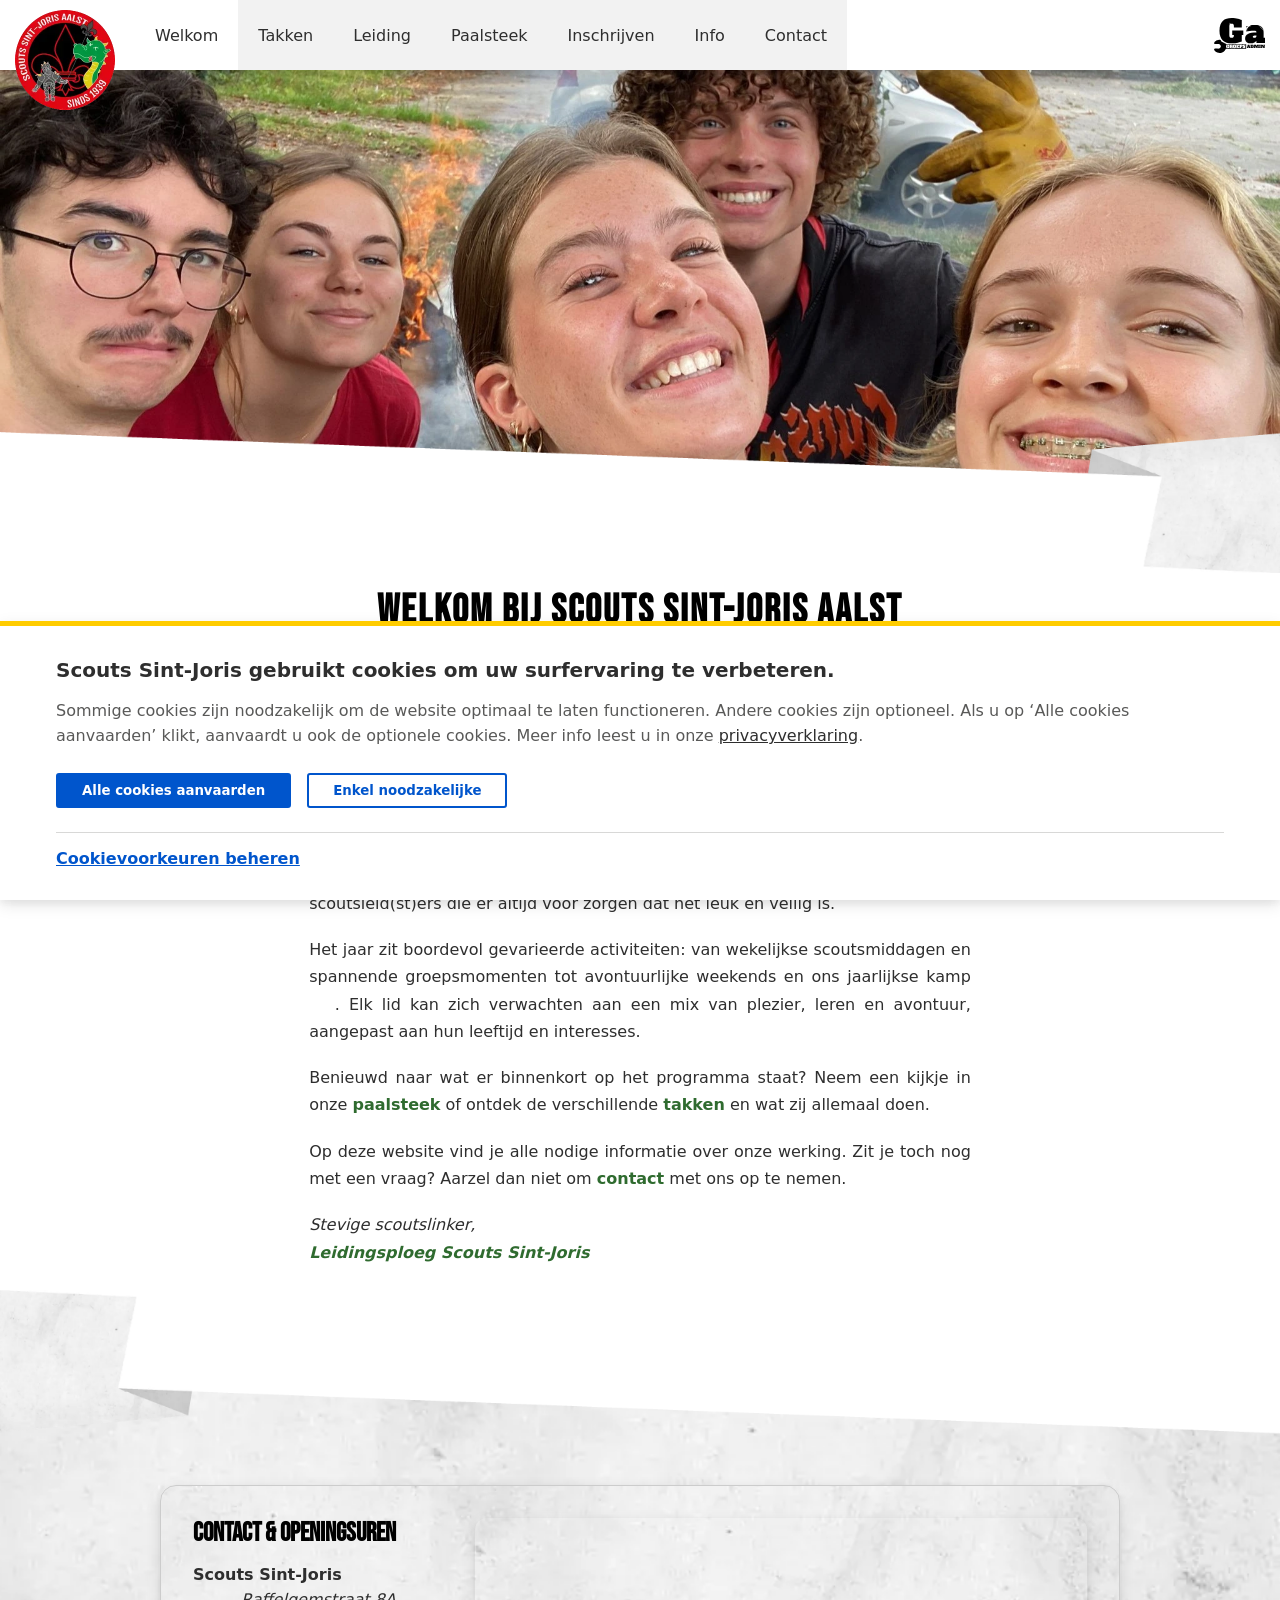
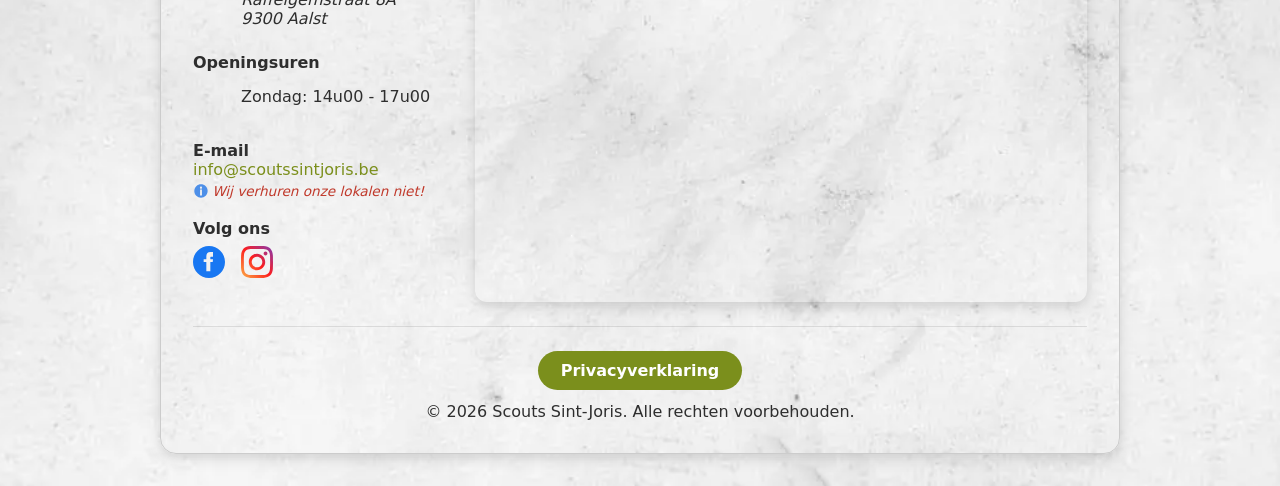
<file: index.html>
<!doctype html>
<html lang="nl">
  <head>
    <link rel="stylesheet" href="https://cdn.widgets.vlaanderen.be/2.x/vlaanderen-ui.css" />
    <script src="https://cdn.lordicon.com/lordicon.js"></script>

    <meta charset="UTF-8" />
    <meta name="viewport" content="width=device-width, initial-scale=1.0" />

    <title>Scouts Sint-Joris</title>
    <meta
      name="description"
      content="Welkom bij Scouts Sint-Joris! Wij zijn een gemengde scoutsgroep waar kinderen vanaf 6 jaar elke zondag terecht kunnen voor avontuur, spel en vriendschap."
    />
    <meta name="author" content="Scouts Sint-Joris" />
    <link rel="canonical" href="https://scoutssintjoris.be/" />
    <meta name="robots" content="index, follow" />

    <meta property="og:title" content="Scouts Sint-Joris" />
    <meta
      property="og:description"
      content="Welkom bij Scouts Sint-Joris! Wij zijn een gemengde scoutsgroep waar kinderen vanaf 6 jaar elke zondag terecht kunnen voor avontuur, spel en vriendschap."
    />
    <meta property="og:image" content="https://scoutssintjoris.be/img/social-share.webp" />
    <meta property="og:image:alt" content="Scouts Sint-Joris Activiteit" />
    <meta property="og:url" content="https://scoutssintjoris.be/" />
    <meta property="og:type" content="website" />

    <link rel="stylesheet" href="css/main.css" />
    <link rel="stylesheet" href="css/welkom.css" />
    <link rel="icon" type="image/x-icon" href="/img/favicon.ico" />
    <link rel="icon" type="image/webp" sizes="48x48" href="/img/logo.webp" />
    <link rel="apple-touch-icon" sizes="180x180" href="/img/logo.png" />
    <link rel="preconnect" href="https://fonts.googleapis.com" />
    <link rel="preconnect" href="https://fonts.gstatic.com" crossorigin />
    <link
      rel="preload"
      as="image"
      href="img/welkom/groepsfoto-small.webp"
      media="(max-width: 600px)"
      fetchpriority="high"
    />
    <link
      rel="preload"
      as="image"
      href="img/welkom/groepsfoto-large.webp"
      media="(min-width: 601px)"
      fetchpriority="high"
    />

    <script type="application/ld+json">
      {
        "@context": "https://schema.org",
        "@type": "YouthOrganization",
        "name": "Scouts Sint-Joris",
        "alternateName": "Scouts Sint-Joris",
        "url": "https://scoutssintjoris.be/",
        "logo": "https://scoutssintjoris.be/img/logo.webp",
        "image": "https://scoutssintjoris.be/img/social-share.webp",
        "sameAs": ["https://www.facebook.com/ScoutsSintJoris", "https://www.instagram.com/scouts_sintjoris_aalst/"],
        "contactPoint": {
          "@type": "ContactPoint",
          "email": "info@scoutssintjoris.be",
          "contactType": "customer support"
        },
        "address": {
          "@type": "PostalAddress",
          "streetAddress": "Raffelgemstraat 8A",
          "addressLocality": "Aalst",
          "postalCode": "9300",
          "addressCountry": "BE"
        },
        "geo": {
          "@type": "GeoCoordinates",
          "latitude": "50.941809",
          "longitude": "4.016306"
        },
        "foundingDate": "1939",
        "openingHoursSpecification": {
          "@type": "OpeningHoursSpecification",
          "dayOfWeek": "Sunday",
          "opens": "14:00",
          "closes": "17:00"
        },
        "description": "Welkom bij Scouts Sint-Joris! Wij zijn een gemengde scoutsgroep waar kinderen vanaf 6 jaar elke zondag terecht kunnen voor avontuur, spel en vriendschap.",
        "keywords": "Scouts Aalst, Scouts Sint-Joris, paalsteek, takken, leiding, inschrijven, activiteiten, jeugd, jeugdbeweging, scouts"
      }
    </script>
  </head>

  <body>
    <header id="top">
      <nav>
        <img class="logo" src="img/logo.webp" alt="Logo Scouts Sint-Joris" loading="lazy" />

        <ul class="nav-links">
          <li class="active"><a href="#top" class="scroll-link" data-target="top">Welkom</a></li>
          <li><a href="takken.html">Takken</a></li>
          <li><a href="leiding.html">Leiding</a></li>
          <li><a href="paalsteek.html">Paalsteek</a></li>
          <li><a href="inschrijven.html">Inschrijven</a></li>
          <li><a href="info.html">Info</a></li>
          <li><a href="contact.html">Contact</a></li>
        </ul>

        <a class="admin" href="https://groepsadmin.scoutsengidsenvlaanderen.be/" title="Ga naar Groepsadministratie">
          <img src="img/groepsadmin.svg" alt="Groepsadministratie Scouts & Gidsen Vlaanderen" loading="lazy" />
        </a>

        <button class="hamburger" aria-label="Menu openen/sluiten">
          <span></span>
          <span></span>
          <span></span>
        </button>
      </nav>

      <div>
        <picture>
          <source media="(max-width: 600px)" srcset="img/welkom/groepsfoto-small.webp" />
          <source media="(min-width: 601px)" srcset="img/welkom/groepsfoto-large.webp" />
          <img
            class="group progressive"
            src="img/welkom/groepsfoto-small.webp"
            data-full="img/welkom/groepsfoto.webp"
            alt="Groepsfoto Scouts Sint-Joris"
            fetchpriority="high"
            width="1200"
            height="800"
          />
        </picture>
        <img class="divider" src="img/divider.webp" alt="Visuele scheiding" loading="lazy" />
      </div>
    </header>

    <main>
      <article class="intro">
        <h1>Welkom bij Scouts Sint-Joris Aalst</h1>
        <p class="lead">Beste ouders, leden en sympathisanten,</p>
        <p>
          Wij zijn een gemengde scoutsgroep uit Aalst, opgericht in 1939, waar kinderen en jongeren elke week samenkomen
          om nieuwe avonturen te beleven, vriendschappen te sluiten en onvergetelijke herinneringen te maken.
        </p>
        <p>
          Onze scoutsactiviteiten vinden elke <strong>zondag van 14u00 tot 17u00</strong> plaats in onze gezellige
          lokalen aan de Raffelgemstraat 8A te Aalst (achter SMI, naast park Terlinden). Hier wordt elke tak begeleid
          door een enthousiaste groep scoutsleid(st)ers die er altijd voor zorgen dat het leuk én veilig is.
        </p>
        <p>
          Het jaar zit boordevol gevarieerde activiteiten: van wekelijkse scoutsmiddagen en spannende groepsmomenten tot
          avontuurlijke weekends en ons jaarlijkse kamp
          <lord-icon class="campfire" src="https://cdn.lordicon.com/aydjiaqb.json" trigger="loop" state="loop-cycle">
          </lord-icon
          >. Elk lid kan zich verwachten aan een mix van plezier, leren en avontuur, aangepast aan hun leeftijd en
          interesses.
        </p>
        <p>
          Benieuwd naar wat er binnenkort op het programma staat? Neem een kijkje in onze <strong>paalsteek</strong> of
          ontdek de verschillende <strong>takken</strong> en wat zij allemaal doen.
        </p>
        <p>
          Op deze website vind je alle nodige informatie over onze werking. Zit je toch nog met een vraag? Aarzel dan
          niet om <strong>contact</strong> met ons op te nemen.
        </p>
        <p class="signature">
          Stevige scoutslinker,<br />
          <strong>Leidingsploeg Scouts Sint-Joris</strong>
        </p>
      </article>
    </main>

    <footer>
      <div class="footer-divider">
        <img class="divider flipped" src="img/divider.webp" alt="Visuele scheiding" loading="lazy" />
      </div>

      <section>
        <div class="footer-box">
          <div class="footer-content">
            <div class="footer-left">
              <h3>Contact & openingsuren</h3>
              <p><strong>Scouts Sint-Joris</strong></p>
              <div class="icon-wrapper">
                <lord-icon
                  src="https://cdn.lordicon.com/qzjvmvpc.json"
                  trigger="loop"
                  delay="3000"
                  stroke="bold"
                  state="loop-cycle"
                >
                </lord-icon>
                <address>
                  Raffelgemstraat 8A<br />
                  9300 Aalst
                </address>
              </div>
              <p>
                <strong>Openingsuren</strong>
              </p>
              <div class="icon-wrapper">
                <lord-icon
                  src="https://cdn.lordicon.com/gdowkrjt.json"
                  trigger="loop"
                  delay="3000"
                  stroke="bold"
                  state="loop-oscillate"
                  colors="primary:#121331,secondary:#ebe6ef,tertiary:#000000,quaternary:#f24c00"
                >
                </lord-icon>
                <time datetime="2026-01-29T14:00-17:00">Zondag: 14u00 - 17u00</time>
              </div>
              <p>
                <strong>E-mail</strong><br />
                <a href="mailto:info@scoutssintjoris.be">info@scoutssintjoris.be</a><br />
                <span class="info-note">
                  <svg
                    fill="#4d8fe8"
                    version="1.1"
                    id="Capa_1"
                    xmlns="http://www.w3.org/2000/svg"
                    xmlns:xlink="http://www.w3.org/1999/xlink"
                    width="16px"
                    height="16px"
                    viewBox="-41.7 -41.7 500.38 500.38"
                    xml:space="preserve"
                  >
                    <g id="SVGRepo_bgCarrier" stroke-width="0"></g>
                    <g id="SVGRepo_tracerCarrier" stroke-linecap="round" stroke-linejoin="round"></g>
                    <g id="SVGRepo_iconCarrier">
                      <g>
                        <path
                          d="M356.004,61.156c-81.37-81.47-213.377-81.551-294.848-0.182c-81.47,81.371-81.552,213.379-0.181,294.85 c81.369,81.47,213.378,81.551,294.849,0.181C437.293,274.636,437.375,142.626,356.004,61.156z M237.6,340.786 c0,3.217-2.607,5.822-5.822,5.822h-46.576c-3.215,0-5.822-2.605-5.822-5.822V167.885c0-3.217,2.607-5.822,5.822-5.822h46.576 c3.215,0,5.822,2.604,5.822,5.822V340.786z M208.49,137.901c-18.618,0-33.766-15.146-33.766-33.765 c0-18.617,15.147-33.766,33.766-33.766c18.619,0,33.766,15.148,33.766,33.766C242.256,122.755,227.107,137.901,208.49,137.901z"
                        ></path>
                      </g>
                    </g>
                  </svg>
                  <span class="note">Wij verhuren onze lokalen niet!</span>
                </span>
              </p>
              <p style="margin-top: 1rem">
                <strong>Volg ons</strong>
              </p>
              <div class="icon-wrapper social-links">
                <svg width="0" height="0" style="position: absolute">
                  <defs>
                    <linearGradient id="instagram-gradient" x1="100%" y1="0%" x2="0%" y2="100%">
                      <stop offset="0%" stop-color="#833ab4" />
                      <stop offset="50%" stop-color="#fd1d1d" />
                      <stop offset="100%" stop-color="#fcb045" />
                    </linearGradient>
                  </defs>
                </svg>
                <a
                  href="https://www.facebook.com/ScoutsSintJoris/"
                  target="_blank"
                  rel="noopener noreferrer"
                  aria-label="Volg Scouts Sint-Joris op Facebook"
                  class="social-icon facebook"
                >
                  <svg xmlns="http://www.w3.org/2000/svg" width="32" height="32" viewBox="0 0 24 24">
                    <path
                      d="M12 0c-6.627 0-12 5.373-12 12s5.373 12 12 12 12-5.373 12-12-5.373-12-12-12zm3 8h-1.35c-.538 0-.65.221-.65.778v1.222h2l-.209 2h-1.791v7h-3v-7h-2v-2h2v-2.308c0-2.069 1.12-3.23 3.016-3.23 1.093 0 1.984.081 1.984.081v1.457z"
                    />
                  </svg>
                </a>
                <a
                  href="https://www.instagram.com/scouts_sintjoris_aalst/"
                  target="_blank"
                  rel="noopener noreferrer"
                  aria-label="Volg Scouts Sint-Joris op Instagram"
                  class="social-icon instagram"
                >
                  <svg xmlns="http://www.w3.org/2000/svg" width="32" height="32" viewBox="0 0 24 24">
                    <path
                      d="M12 2.163c3.204 0 3.584.012 4.85.07 3.252.148 4.771 1.691 4.919 4.919.058 1.265.069 1.645.069 4.849 0 3.205-.012 3.584-.069 4.849-.149 3.225-1.664 4.771-4.919 4.919-1.266.058-1.644.07-4.85.07-3.204 0-3.584-.012-4.849-.07-3.26-.149-4.771-1.699-4.919-4.92-.058-1.265-.07-1.644-.07-4.849 0-3.204.013-3.583.07-4.849.149-3.227 1.664-4.771 4.919-4.919 1.266-.057 1.645-.069 4.849-.069zm0-2.163c-3.259 0-3.667.014-4.947.072-4.358.2-6.78 2.618-6.98 6.98-.059 1.281-.073 1.689-.073 4.948 0 3.259.014 3.668.072 4.948.2 4.358 2.618 6.78 6.98 6.98 1.281.058 1.689.072 4.948.072 3.259 0 3.668-.014 4.948-.072 4.354-.2 6.782-2.618 6.979-6.98.059-1.28.073-1.689.073-4.948 0-3.259-.014-3.667-.072-4.947-.196-4.354-2.617-6.78-6.979-6.98-1.281-.059-1.69-.073-4.949-.073zm0 5.838c-3.403 0-6.162 2.759-6.162 6.162s2.759 6.163 6.162 6.163 6.162-2.759 6.162-6.163c0-3.403-2.759-6.162-6.162-6.162zm0 10.162c-2.209 0-4-1.79-4-4 0-2.209 1.791-4 4-4s4 1.791 4 4c0 2.21-1.791 4-4 4zm6.406-11.845c-.796 0-1.441.645-1.441 1.44s.645 1.44 1.441 1.44c.795 0 1.439-.645 1.439-1.44s-.644-1.44-1.439-1.44z"
                    />
                  </svg>
                </a>
              </div>
            </div>

            <div class="footer-right">
              <iframe
                title="Google Maps - Scouts Sint-Joris"
                src="https://www.google.com/maps?q=Scouts+Sint-Joris+Aalst&output=embed"
                loading="lazy"
                referrerpolicy="no-referrer-when-downgrade"
              ></iframe>
            </div>
          </div>

          <div class="footer-bottom">
            <a href="pdf/Privacyverklaring%20Scouts%20Sint-Joris.pdf" target="_blank" class="privacy"
              >Privacyverklaring</a
            >
            <p>&copy; <span class="year"></span> Scouts Sint-Joris. Alle rechten voorbehouden.</p>
            <a href="https://lordicon.com/">Animated icons by Lordicon.com</a>
          </div>
        </div>
      </section>

      <div id="cookie-modal" class="vds-cookie-modal">
        <div class="vds-container">
          <h2 class="vds-title">Scouts Sint-Joris gebruikt cookies om uw surfervaring te verbeteren.</h2>
          <p class="vds-text">
            Sommige cookies zijn noodzakelijk om de website optimaal te laten functioneren. Andere cookies zijn
            optioneel. Als u op ‘Alle cookies aanvaarden’ klikt, aanvaardt u ook de optionele cookies. Meer info leest u
            in onze <a href="pdf/Privacyverklaring%20Scouts%20Sint-Joris.pdf" target="_blank">privacyverklaring</a>.
          </p>
          <div class="vds-actions">
            <button class="vds-btn vds-btn-primary" onclick="acceptAll()">Alle cookies aanvaarden</button>
            <button class="vds-btn vds-btn-secondary" onclick="acceptNecessary()">Enkel noodzakelijke</button>
          </div>
          <div class="vds-accordion">
            <span class="vds-accordion-toggle" onclick="togglePreferences()">Cookievoorkeuren beheren</span>
            <div id="vds-prefs" class="vds-preferences">
              <div class="vds-option">
                <label><input type="checkbox" checked disabled /> Noodzakelijke cookies</label>
                <span>Deze cookies zijn vereist voor de werking van de site en uw privacy-instellingen.</span>
              </div>
              <div class="vds-option">
                <label
                  ><input type="checkbox" id="pref-analytics" /> Analytische cookies (Google Analytics & Microsoft
                  Clarity)</label
                >
                <span>Hiermee meten we anoniem het bezoek op de website.</span>
              </div>
              <button class="vds-btn vds-btn-primary" style="margin-top: 1rem" onclick="savePreferences()">
                Voorkeuren opslaan
              </button>
            </div>
          </div>
        </div>
      </div>
    </footer>

    <script src="js/main.js" defer></script>
    <script src="js/welkom.js" defer></script>
  </body>
</html>
</file>
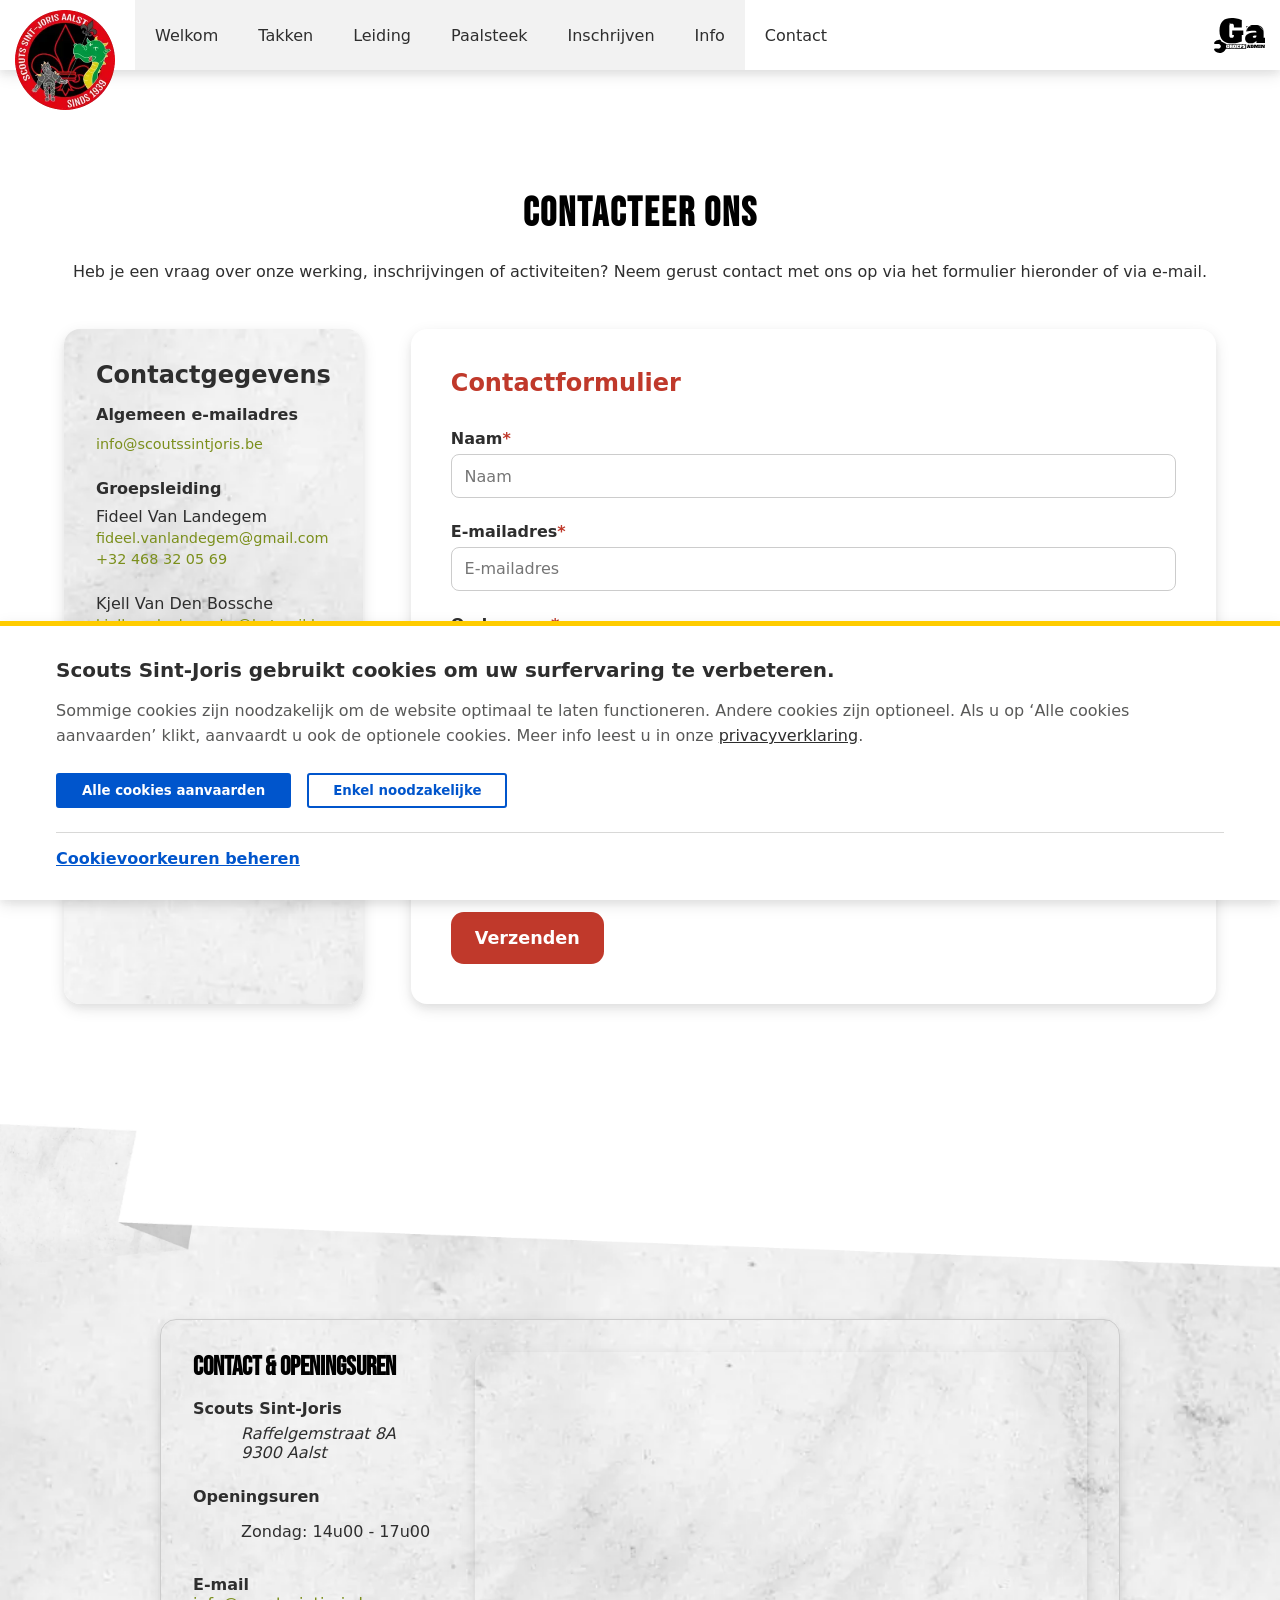
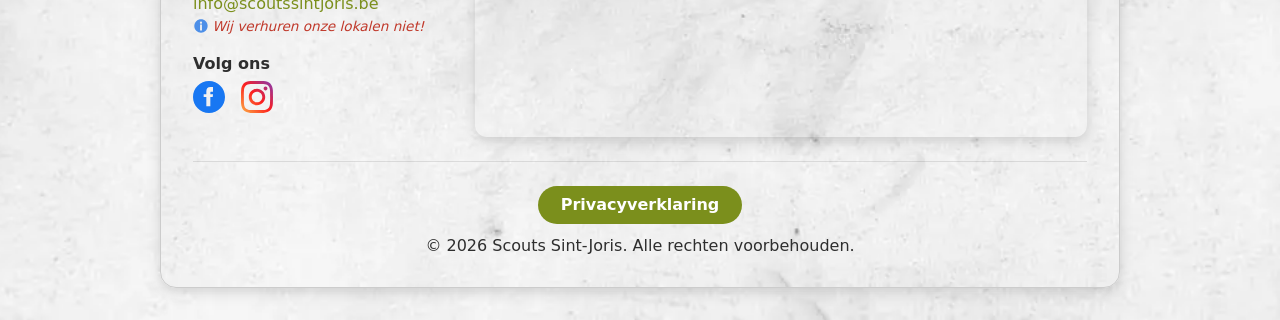
<file: contact.html>
<!doctype html>
<html lang="nl">
  <head>
    <link rel="stylesheet" href="https://cdn.widgets.vlaanderen.be/2.x/vlaanderen-ui.css" />
    <script src="https://cdn.lordicon.com/lordicon.js"></script>

    <meta charset="UTF-8" />
    <meta name="viewport" content="width=device-width, initial-scale=1.0" />

    <title>Contact - Scouts Sint-Joris</title>
    <meta
      name="description"
      content="Heb je vragen voor Scouts Sint-Joris? Vind hier onze contactgegevens en stuur ons een bericht."
    />
    <meta name="author" content="Scouts Sint-Joris" />
    <link rel="canonical" href="https://scoutssintjoris.be/contact.html" />
    <meta name="robots" content="index, follow" />

    <meta property="og:title" content="Contact - Scouts Sint-Joris" />
    <meta
      property="og:description"
      content="Heb je vragen voor Scouts Sint-Joris? Vind hier onze contactgegevens en stuur ons een bericht."
    />
    <meta property="og:image" content="https://scoutssintjoris.be/img/social-share.webp" />
    <meta property="og:image:alt" content="Scouts Sint-Joris Activiteit" />
    <meta property="og:url" content="https://scoutssintjoris.be/contact.html" />
    <meta property="og:type" content="website" />

    <link rel="stylesheet" href="css/main.css" />
    <link rel="stylesheet" href="css/contact.css" />
    <link rel="icon" type="image/x-icon" href="/img/favicon.ico" />
    <link rel="icon" type="image/webp" sizes="48x48" href="/img/logo.webp" />
    <link rel="apple-touch-icon" sizes="180x180" href="/img/logo.png" />
    <link rel="preconnect" href="https://fonts.googleapis.com" />
    <link rel="preconnect" href="https://fonts.gstatic.com" crossorigin />

    <script type="application/ld+json">
      {
        "@context": "https://schema.org",
        "@type": "ContactPage",
        "name": "Contact - Scouts Sint-Joris",
        "url": "https://scoutssintjoris.be/contact.html",
        "description": "Heb je vragen voor Scouts Sint-Joris? Vind hier onze contactgegevens en stuur ons een bericht.",
        "mainEntity": {
          "@type": "Organization",
          "name": "Scouts Sint-Joris",
          "url": "https://scoutssintjoris.be/",
          "logo": "https://scoutssintjoris.be/img/logo.webp",
          "sameAs": ["https://www.facebook.com/ScoutsSintJoris", "https://www.instagram.com/scouts_sintjoris_aalst/"],
          "contactPoint": {
            "@type": "ContactPoint",
            "email": "info@scoutssintjoris.be",
            "contactType": "customer support",
            "availableLanguage": ["Dutch"]
          },
          "address": {
            "@type": "PostalAddress",
            "streetAddress": "Raffelgemstraat 8A",
            "addressLocality": "Aalst",
            "postalCode": "9300",
            "addressCountry": "BE"
          },
          "foundingDate": "1939",
          "openingHoursSpecification": {
            "@type": "OpeningHoursSpecification",
            "dayOfWeek": "http://schema.org/Sunday",
            "opens": "14:00",
            "closes": "17:00"
          },
          "description": "Scouts Sint-Joris is een gemengde scoutsgroep in Aalst, opgericht in 1939. Ontdek onze takken, leiding, activiteiten, openingsuren en schrijf je in!",
          "keywords": "Scouts Aalst, Scouts Sint-Joris, paalsteek, takken, leiding, inschrijven, activiteiten, jeugd, jeugdbeweging, scouts"
        }
      }
    </script>
  </head>

  <body>
    <header id="top">
      <nav>
        <img class="logo" src="img/logo.webp" alt="Logo Scouts Sint-Joris" loading="lazy" />

        <ul class="nav-links">
          <li><a href="index.html">Welkom</a></li>
          <li><a href="takken.html">Takken</a></li>
          <li><a href="leiding.html">Leiding</a></li>
          <li><a href="paalsteek.html">Paalsteek</a></li>
          <li><a href="inschrijven.html">Inschrijven</a></li>
          <li><a href="info.html">Info</a></li>
          <li class="active"><a href="#top" class="scroll-link" data-target="top">Contact</a></li>
        </ul>

        <a class="admin" href="https://groepsadmin.scoutsengidsenvlaanderen.be/" title="Ga naar Groepsadministratie">
          <img src="img/groepsadmin.svg" alt="Groepsadministratie Scouts & Gidsen Vlaanderen" loading="lazy" />
        </a>

        <button class="hamburger" aria-label="Menu openen/sluiten">
          <span></span>
          <span></span>
          <span></span>
        </button>
      </nav>
    </header>

    <main>
      <article class="intro">
        <h1>Contacteer ons</h1>
        <p>
          Heb je een vraag over onze werking, inschrijvingen of activiteiten? Neem gerust contact met ons op via het
          formulier hieronder of via e-mail.
        </p>
      </article>

      <section class="contact-wrapper">
        <aside class="contact-info">
          <h2>Contactgegevens</h2>

          <p>
            <strong>Algemeen e-mailadres</strong>
            <span>info@scoutssintjoris.be</span>
          </p>

          <p>
            <strong>Groepsleiding</strong>
            Fideel Van Landegem<br />
            <span>fideel.vanlandegem@gmail.com</span><br />
            <span>+32 468 32 05 69</span>
          </p>

          <p>
            Kjell Van Den Bossche <br />
            <span>kjellvandenbossche@hotmail.be</span><br />
            <span>+32 484 90 81 79</span>
          </p>
        </aside>

        <form class="contact-form" action="sendmail.php" method="post" enctype="application/x-www-form-urlencoded">
          <fieldset>
            <legend>Contactformulier</legend>

            <div class="form-group">
              <label for="naam">Naam<span>*</span></label>
              <input type="text" placeholder="Naam" id="naam" name="naam" autocomplete="name" required />
            </div>

            <div class="form-group">
              <label for="mailadres">E-mailadres<span>*</span></label>
              <input
                type="email"
                placeholder="E-mailadres"
                id="mailadres"
                name="mailadres"
                autocomplete="email"
                required
              />
            </div>

            <div class="form-group">
              <label for="onderwerp">Onderwerp<span>*</span></label>
              <input type="text" placeholder="Onderwerp" id="onderwerp" name="onderwerp" required />
            </div>

            <div class="form-group">
              <label for="bericht">
                Bericht<span>*</span><br />
                <span class="info-note">
                  <svg
                    fill="#4d8fe8"
                    version="1.1"
                    id="Capa_1"
                    xmlns="http://www.w3.org/2000/svg"
                    xmlns:xlink="http://www.w3.org/1999/xlink"
                    width="16px"
                    height="16px"
                    viewBox="-41.7 -41.7 500.38 500.38"
                    xml:space="preserve"
                  >
                    <g id="SVGRepo_bgCarrier" stroke-width="0"></g>
                    <g id="SVGRepo_tracerCarrier" stroke-linecap="round" stroke-linejoin="round"></g>
                    <g id="SVGRepo_iconCarrier">
                      <g>
                        <path
                          d="M356.004,61.156c-81.37-81.47-213.377-81.551-294.848-0.182c-81.47,81.371-81.552,213.379-0.181,294.85 c81.369,81.47,213.378,81.551,294.849,0.181C437.293,274.636,437.375,142.626,356.004,61.156z M237.6,340.786 c0,3.217-2.607,5.822-5.822,5.822h-46.576c-3.215,0-5.822-2.605-5.822-5.822V167.885c0-3.217,2.607-5.822,5.822-5.822h46.576 c3.215,0,5.822,2.604,5.822,5.822V340.786z M208.49,137.901c-18.618,0-33.766-15.146-33.766-33.765 c0-18.617,15.147-33.766,33.766-33.766c18.619,0,33.766,15.148,33.766,33.766C242.256,122.755,227.107,137.901,208.49,137.901z"
                        ></path>
                      </g>
                    </g>
                  </svg>
                  <span class="note">Wij verhuren onze lokalen niet!</span>
                </span>
              </label>
              <textarea placeholder="Typ hier uw bericht..." id="bericht" name="bericht" rows="5" required></textarea>
            </div>

            <div style="display: none">
              <label for="company">Company</label>
              <input type="text" name="company" id="company" tabindex="-1" autocomplete="off" />
            </div>

            <button type="submit" class="btn-submit">Verzenden</button>
          </fieldset>
        </form>
      </section>
    </main>

    <footer>
      <div class="footer-divider">
        <img class="divider flipped" src="img/divider.webp" alt="Visuele scheiding" loading="lazy" />
      </div>

      <section>
        <div class="footer-box">
          <div class="footer-content">
            <div class="footer-left">
              <h3>Contact & openingsuren</h3>
              <p><strong>Scouts Sint-Joris</strong></p>
              <div class="icon-wrapper">
                <lord-icon
                  src="https://cdn.lordicon.com/qzjvmvpc.json"
                  trigger="loop"
                  delay="3000"
                  stroke="bold"
                  state="loop-cycle"
                >
                </lord-icon>
                <address>
                  Raffelgemstraat 8A<br />
                  9300 Aalst
                </address>
              </div>
              <p>
                <strong>Openingsuren</strong>
              </p>
              <div class="icon-wrapper">
                <lord-icon
                  src="https://cdn.lordicon.com/gdowkrjt.json"
                  trigger="loop"
                  delay="3000"
                  stroke="bold"
                  state="loop-oscillate"
                  colors="primary:#121331,secondary:#ebe6ef,tertiary:#000000,quaternary:#f24c00"
                >
                </lord-icon>
                <time datetime="2026-01-29T14:00-17:00">Zondag: 14u00 - 17u00</time>
              </div>
              <p>
                <strong>E-mail</strong><br />
                <a href="mailto:info@scoutssintjoris.be">info@scoutssintjoris.be</a><br />
                <span class="info-note">
                  <svg
                    fill="#4d8fe8"
                    version="1.1"
                    id="Capa_1"
                    xmlns="http://www.w3.org/2000/svg"
                    xmlns:xlink="http://www.w3.org/1999/xlink"
                    width="16px"
                    height="16px"
                    viewBox="-41.7 -41.7 500.38 500.38"
                    xml:space="preserve"
                  >
                    <g id="SVGRepo_bgCarrier" stroke-width="0"></g>
                    <g id="SVGRepo_tracerCarrier" stroke-linecap="round" stroke-linejoin="round"></g>
                    <g id="SVGRepo_iconCarrier">
                      <g>
                        <path
                          d="M356.004,61.156c-81.37-81.47-213.377-81.551-294.848-0.182c-81.47,81.371-81.552,213.379-0.181,294.85 c81.369,81.47,213.378,81.551,294.849,0.181C437.293,274.636,437.375,142.626,356.004,61.156z M237.6,340.786 c0,3.217-2.607,5.822-5.822,5.822h-46.576c-3.215,0-5.822-2.605-5.822-5.822V167.885c0-3.217,2.607-5.822,5.822-5.822h46.576 c3.215,0,5.822,2.604,5.822,5.822V340.786z M208.49,137.901c-18.618,0-33.766-15.146-33.766-33.765 c0-18.617,15.147-33.766,33.766-33.766c18.619,0,33.766,15.148,33.766,33.766C242.256,122.755,227.107,137.901,208.49,137.901z"
                        ></path>
                      </g>
                    </g>
                  </svg>
                  <span class="note">Wij verhuren onze lokalen niet!</span>
                </span>
              </p>
              <p style="margin-top: 1rem">
                <strong>Volg ons</strong>
              </p>
              <div class="icon-wrapper social-links">
                <svg width="0" height="0" style="position: absolute">
                  <defs>
                    <linearGradient id="instagram-gradient" x1="100%" y1="0%" x2="0%" y2="100%">
                      <stop offset="0%" stop-color="#833ab4" />
                      <stop offset="50%" stop-color="#fd1d1d" />
                      <stop offset="100%" stop-color="#fcb045" />
                    </linearGradient>
                  </defs>
                </svg>
                <a
                  href="https://www.facebook.com/ScoutsSintJoris/"
                  target="_blank"
                  rel="noopener noreferrer"
                  aria-label="Volg Scouts Sint-Joris op Facebook"
                  class="social-icon facebook"
                >
                  <svg xmlns="http://www.w3.org/2000/svg" width="32" height="32" viewBox="0 0 24 24">
                    <path
                      d="M12 0c-6.627 0-12 5.373-12 12s5.373 12 12 12 12-5.373 12-12-5.373-12-12-12zm3 8h-1.35c-.538 0-.65.221-.65.778v1.222h2l-.209 2h-1.791v7h-3v-7h-2v-2h2v-2.308c0-2.069 1.12-3.23 3.016-3.23 1.093 0 1.984.081 1.984.081v1.457z"
                    />
                  </svg>
                </a>
                <a
                  href="https://www.instagram.com/scouts_sintjoris_aalst/"
                  target="_blank"
                  rel="noopener noreferrer"
                  aria-label="Volg Scouts Sint-Joris op Instagram"
                  class="social-icon instagram"
                >
                  <svg xmlns="http://www.w3.org/2000/svg" width="32" height="32" viewBox="0 0 24 24">
                    <path
                      d="M12 2.163c3.204 0 3.584.012 4.85.07 3.252.148 4.771 1.691 4.919 4.919.058 1.265.069 1.645.069 4.849 0 3.205-.012 3.584-.069 4.849-.149 3.225-1.664 4.771-4.919 4.919-1.266.058-1.644.07-4.85.07-3.204 0-3.584-.012-4.849-.07-3.26-.149-4.771-1.699-4.919-4.92-.058-1.265-.07-1.644-.07-4.849 0-3.204.013-3.583.07-4.849.149-3.227 1.664-4.771 4.919-4.919 1.266-.057 1.645-.069 4.849-.069zm0-2.163c-3.259 0-3.667.014-4.947.072-4.358.2-6.78 2.618-6.98 6.98-.059 1.281-.073 1.689-.073 4.948 0 3.259.014 3.668.072 4.948.2 4.358 2.618 6.78 6.98 6.98 1.281.058 1.689.072 4.948.072 3.259 0 3.668-.014 4.948-.072 4.354-.2 6.782-2.618 6.979-6.98.059-1.28.073-1.689.073-4.948 0-3.259-.014-3.667-.072-4.947-.196-4.354-2.617-6.78-6.979-6.98-1.281-.059-1.69-.073-4.949-.073zm0 5.838c-3.403 0-6.162 2.759-6.162 6.162s2.759 6.163 6.162 6.163 6.162-2.759 6.162-6.163c0-3.403-2.759-6.162-6.162-6.162zm0 10.162c-2.209 0-4-1.79-4-4 0-2.209 1.791-4 4-4s4 1.791 4 4c0 2.21-1.791 4-4 4zm6.406-11.845c-.796 0-1.441.645-1.441 1.44s.645 1.44 1.441 1.44c.795 0 1.439-.645 1.439-1.44s-.644-1.44-1.439-1.44z"
                    />
                  </svg>
                </a>
              </div>
            </div>

            <div class="footer-right">
              <iframe
                title="Google Maps - Scouts Sint-Joris"
                src="https://www.google.com/maps?q=Scouts+Sint-Joris+Aalst&output=embed"
                loading="lazy"
                referrerpolicy="no-referrer-when-downgrade"
              ></iframe>
            </div>
          </div>

          <div class="footer-bottom">
            <a href="pdf/Privacyverklaring%20Scouts%20Sint-Joris.pdf" target="_blank" class="privacy"
              >Privacyverklaring</a
            >
            <p>&copy; <span class="year"></span> Scouts Sint-Joris. Alle rechten voorbehouden.</p>
            <a href="https://lordicon.com/">Animated icons by Lordicon.com</a>
          </div>
        </div>
      </section>

      <div id="cookie-modal" class="vds-cookie-modal">
        <div class="vds-container">
          <h2 class="vds-title">Scouts Sint-Joris gebruikt cookies om uw surfervaring te verbeteren.</h2>
          <p class="vds-text">
            Sommige cookies zijn noodzakelijk om de website optimaal te laten functioneren. Andere cookies zijn
            optioneel. Als u op ‘Alle cookies aanvaarden’ klikt, aanvaardt u ook de optionele cookies. Meer info leest u
            in onze <a href="pdf/Privacyverklaring%20Scouts%20Sint-Joris.pdf" target="_blank">privacyverklaring</a>.
          </p>
          <div class="vds-actions">
            <button class="vds-btn vds-btn-primary" onclick="acceptAll()">Alle cookies aanvaarden</button>
            <button class="vds-btn vds-btn-secondary" onclick="acceptNecessary()">Enkel noodzakelijke</button>
          </div>
          <div class="vds-accordion">
            <span class="vds-accordion-toggle" onclick="togglePreferences()">Cookievoorkeuren beheren</span>
            <div id="vds-prefs" class="vds-preferences">
              <div class="vds-option">
                <label><input type="checkbox" checked disabled /> Noodzakelijke cookies</label>
                <span>Deze cookies zijn vereist voor de werking van de site en uw privacy-instellingen.</span>
              </div>
              <div class="vds-option">
                <label
                  ><input type="checkbox" id="pref-analytics" /> Analytische cookies (Google Analytics & Microsoft
                  Clarity)</label
                >
                <span>Hiermee meten we anoniem het bezoek op de website.</span>
              </div>
              <button class="vds-btn vds-btn-primary" style="margin-top: 1rem" onclick="savePreferences()">
                Voorkeuren opslaan
              </button>
            </div>
          </div>
        </div>
      </div>
    </footer>

    <script src="js/main.js" defer></script>
  </body>
</html>
</file>
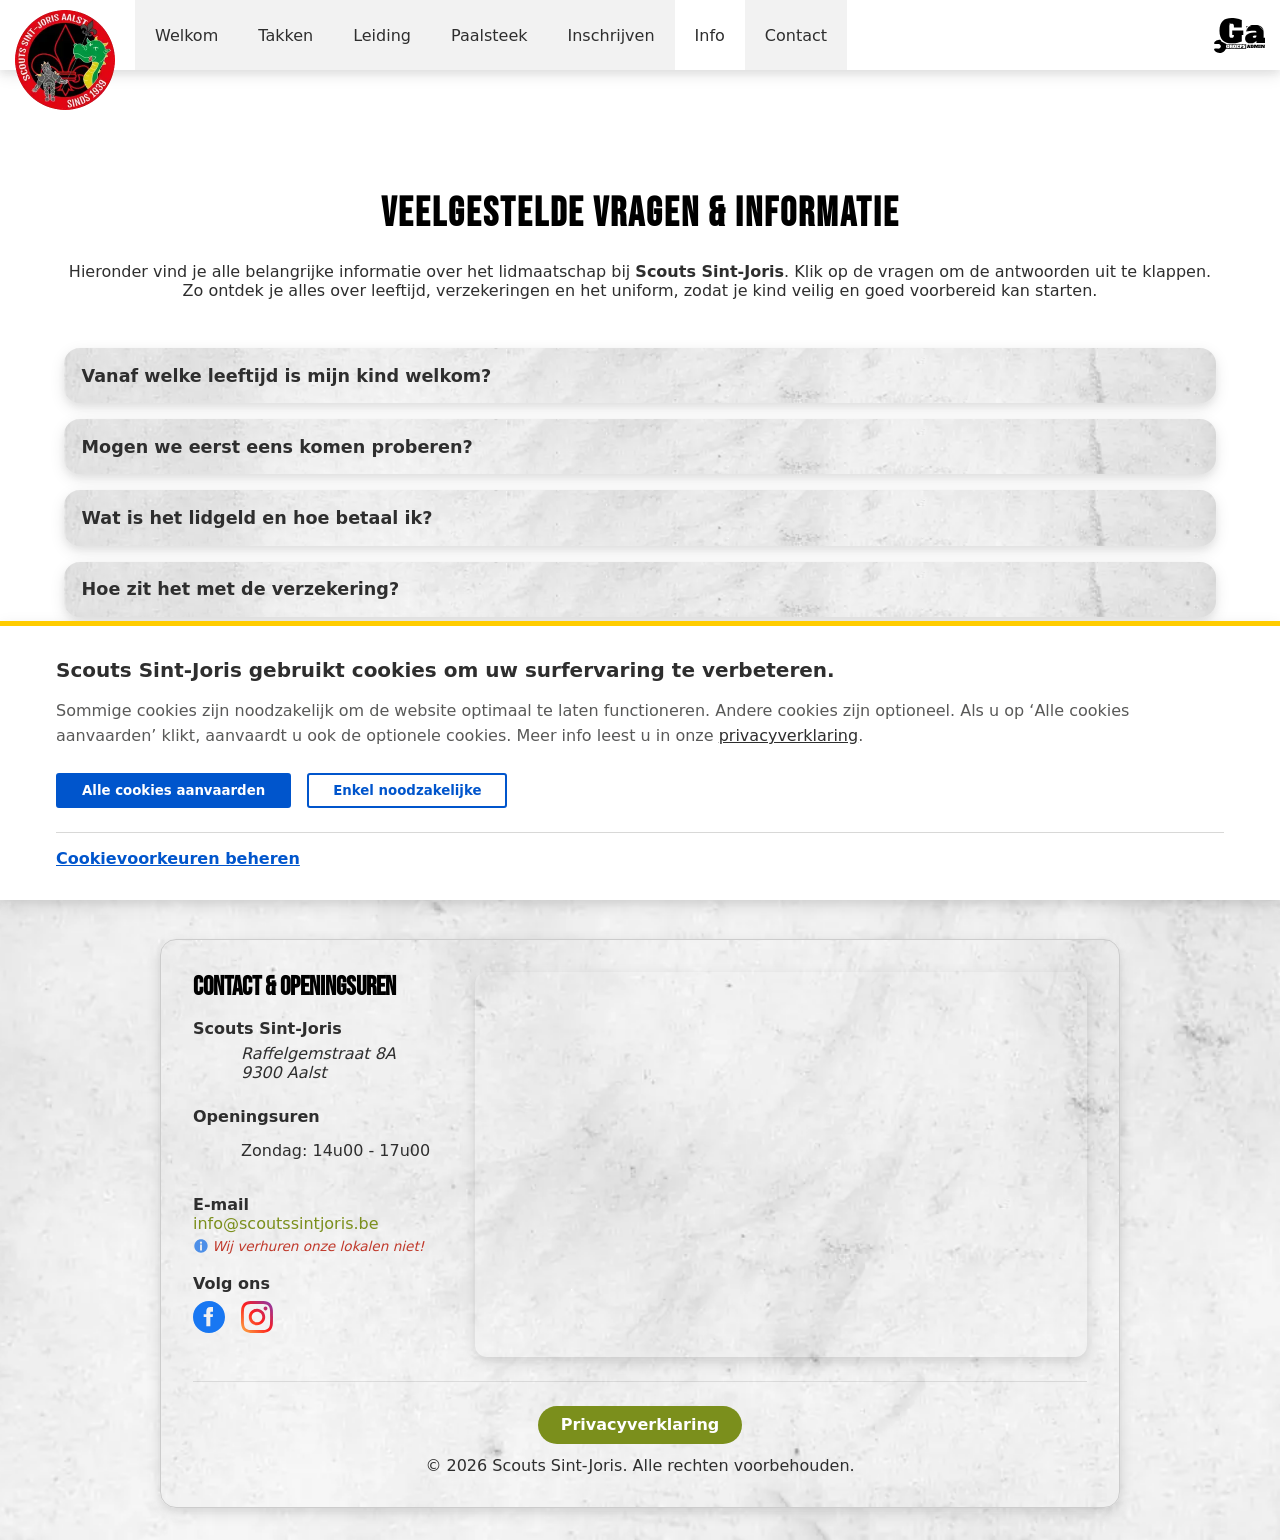
<file: info.html>
<!doctype html>
<html lang="nl">
  <head>
    <link rel="stylesheet" href="https://cdn.widgets.vlaanderen.be/2.x/vlaanderen-ui.css" />
    <script src="https://cdn.lordicon.com/lordicon.js"></script>

    <meta charset="UTF-8" />
    <meta name="viewport" content="width=device-width, initial-scale=1.0" />

    <title>Praktische Info - Scouts Sint-Joris</title>
    <meta
      name="description"
      content="Alles wat je moet weten over Scouts Sint-Joris: informatie over het lidgeld, het scoutsuniform, verzekeringen en onze wekelijkse vergaderingen."
    />
    <meta name="author" content="Scouts Sint-Joris" />
    <link rel="canonical" href="https://scoutssintjoris.be/info.html" />
    <meta name="robots" content="index, follow" />

    <meta property="og:title" content="Praktische Info - Scouts Sint-Joris" />
    <meta
      property="og:description"
      content="Alles wat je moet weten over Scouts Sint-Joris: informatie over het lidgeld, het scoutsuniform, verzekeringen en onze wekelijkse vergaderingen."
    />
    <meta property="og:image" content="https://scoutssintjoris.be/img/social-share.webp" />
    <meta property="og:image:alt" content="Scouts Sint-Joris Activiteit" />
    <meta property="og:url" content="https://scoutssintjoris.be/info.html" />
    <meta property="og:type" content="website" />

    <link rel="stylesheet" href="css/main.css" />
    <link rel="stylesheet" href="css/info.css" />
    <link rel="icon" type="image/x-icon" href="/img/favicon.ico" />
    <link rel="icon" type="image/webp" sizes="48x48" href="/img/logo.webp" />
    <link rel="apple-touch-icon" sizes="180x180" href="/img/logo.png" />
    <link rel="preconnect" href="https://fonts.googleapis.com" />
    <link rel="preconnect" href="https://fonts.gstatic.com" crossorigin />
    <link rel="preload" as="image" href="img/info/uniform.webp" />

    <script type="application/ld+json">
      {
        "@context": "https://schema.org",
        "@type": "WebPage",
        "name": "Praktische Info - Scouts Sint-Joris",
        "description": "Alles wat je moet weten over Scouts Sint-Joris: informatie over het lidgeld, het scoutsuniform, verzekeringen en onze wekelijkse vergaderingen.",
        "publisher": {
          "@type": "Organization",
          "name": "Scouts Sint-Joris",
          "url": "https://scoutssintjoris.be/",
          "logo": "https://scoutssintjoris.be/img/logo.webp",
          "sameAs": ["https://www.facebook.com/ScoutsSintJoris", "https://www.instagram.com/scouts_sintjoris_aalst/"],
          "contactPoint": {
            "@type": "ContactPoint",
            "email": "info@scoutssintjoris.be",
            "contactType": "customer support",
            "availableLanguage": ["Dutch"]
          },
          "address": {
            "@type": "PostalAddress",
            "streetAddress": "Raffelgemstraat 8A",
            "addressLocality": "Aalst",
            "postalCode": "9300",
            "addressCountry": "BE"
          },
          "foundingDate": "1939",
          "openingHoursSpecification": {
            "@type": "OpeningHoursSpecification",
            "dayOfWeek": "http://schema.org/Sunday",
            "opens": "14:00",
            "closes": "17:00"
          }
        },
        "mainEntity": [
          {
            "@type": "Question",
            "name": "Vanaf welke leeftijd is mijn kind welkom?",
            "acceptedAnswer": {
              "@type": "Answer",
              "text": "Bij Scouts Sint-Joris begint het avontuur zodra je kind 6 jaar oud is (of wordt) in het huidige scoutsjaar. Onze jaarkalender loopt telkens van september tot augustus. In de praktijk betekent dit dat kinderen vanaf het eerste leerjaar kunnen aansluiten bij de kapoenen."
            }
          },
          {
            "@type": "Question",
            "name": "Mogen we eerst eens komen proberen?",
            "acceptedAnswer": {
              "@type": "Answer",
              "text": "Natuurlijk! Je kind mag 3 vergaderingen gratis komen proeven van de scouts-sfeer. Zo kan hij of zij op eigen tempo ontdekken of het iets voor hen is, zonder enige verplichting. Goed om te weten: Ook tijdens deze drie proefvergaderingen is je kind volledig verzekerd door ons. Geef wel even een seintje aan de leiding voor de eerste komst."
            }
          },
          {
            "@type": "Question",
            "name": "Wat is het lidgeld en hoe betaal ik?",
            "acceptedAnswer": {
              "@type": "Answer",
              "text": "Voor een volledig scoutsjaar bedraagt het lidgeld €80,00. Voor wie inschrijft na 1 maart geldt een verlaagd tarief van €40,00. Betalen kan via overschrijving op rekeningnummer: BE30 9791 6714 1311 met vermelding van de naam van het kind + tak."
            }
          },
          {
            "@type": "Question",
            "name": "Hoe zit het met de verzekering?",
            "acceptedAnswer": {
              "@type": "Answer",
              "text": "Veiligheid eerst! Je kind is lichamelijk verzekerd tijdens elke scoutsactiviteit en op de weg van en naar de scouts. Deze dekking gaat officieel in zodra je kind is ingeschreven en het lidgeld betaald is. Ook tijdens de proefperiode (de eerste 3 vergaderingen) is je kind echter al via ons verzekerd. Mocht er toch iets mislopen, dan weet de leiding precies wat te doen. Zij bezorgen jullie de nodige verzekeringsformulieren voor de verdere afhandeling."
            }
          },
          {
            "@type": "Question",
            "name": "Wat moet mijn kind dragen? (Het scoutsuniform)",
            "acceptedAnswer": {
              "@type": "Answer",
              "text": "Door het dragen van een uniform tonen we onze verbondenheid met scouts over de hele wereld. Het is een symbool van gelijkheid: iedereen hoort erbij, ongeacht achtergrond. Bovendien is het stevige kledij die tegen een stootje (en wat modder) kan!"
            }
          }
        ]
      }
    </script>
  </head>

  <body>
    <header id="top">
      <nav>
        <img class="logo" src="img/logo.webp" alt="Logo Scouts Sint-Joris" loading="lazy" />

        <ul class="nav-links">
          <li><a href="index.html">Welkom</a></li>
          <li><a href="takken.html">Takken</a></li>
          <li><a href="leiding.html">Leiding</a></li>
          <li><a href="paalsteek.html">Paalsteek</a></li>
          <li><a href="inschrijven.html">Inschrijven</a></li>
          <li class="active"><a href="#top" class="scroll-link" data-target="top">Info</a></li>
          <li><a href="contact.html">Contact</a></li>
        </ul>

        <a class="admin" href="https://groepsadmin.scoutsengidsenvlaanderen.be/" title="Ga naar Groepsadministratie">
          <img src="img/groepsadmin.svg" alt="Groepsadministratie Scouts & Gidsen Vlaanderen" loading="lazy" />
        </a>

        <button class="hamburger" aria-label="Menu openen/sluiten">
          <span></span>
          <span></span>
          <span></span>
        </button>
      </nav>
    </header>

    <main>
      <article class="intro">
        <h1>Veelgestelde vragen & informatie</h1>
        <p>
          Hieronder vind je alle belangrijke informatie over het lidmaatschap bij
          <strong>Scouts Sint-Joris</strong>. Klik op de vragen om de antwoorden uit te klappen. Zo ontdek je alles over
          leeftijd, verzekeringen en het uniform, zodat je kind veilig en goed voorbereid kan starten.
        </p>
      </article>

      <section>
        <div class="faq-item">
          <button class="faq-question">Vanaf welke leeftijd is mijn kind welkom?</button>
          <div class="faq-answer">
            <p>
              Bij <strong>Scouts Sint-Joris</strong> begint het avontuur zodra je kind <strong>6 jaar oud</strong> is
              (of wordt) in het huidige scoutsjaar. Onze jaarkalender loopt telkens van september tot augustus. In de
              praktijk betekent dit dat kinderen vanaf het <strong>eerste leerjaar</strong> kunnen aansluiten bij de
              kapoenen.
            </p>
          </div>
        </div>

        <div class="faq-item">
          <button class="faq-question">Mogen we eerst eens komen proberen?</button>
          <div class="faq-answer">
            <p>
              Natuurlijk! Je kind mag <strong>3 vergaderingen gratis</strong> komen proeven van de scouts-sfeer. Zo kan
              hij of zij op eigen tempo ontdekken of het iets voor hen is, zonder enige verplichting.
            </p>
            <p>
              <strong>Goed om te weten:</strong> Ook tijdens deze drie proefvergaderingen is je kind volledig verzekerd
              door ons. Geef wel even een seintje aan de leiding voor de eerste komst.
            </p>
          </div>
        </div>

        <div class="faq-item">
          <button class="faq-question">Wat is het lidgeld en hoe betaal ik?</button>
          <div class="faq-answer">
            <p>
              Voor een volledig scoutsjaar bedraagt het lidgeld <strong>€80,00</strong>. Voor wie inschrijft na 1 maart
              geldt een verlaagd tarief van <strong>€40,00</strong>.
            </p>
            <p>
              Betalen kan via overschrijving op rekeningnummer <strong>BE30 9791 6714 1311</strong> met vermelding van
              de <strong>naam van het kind + tak</strong>.
            </p>
          </div>
        </div>

        <div class="faq-item">
          <button class="faq-question">Hoe zit het met de verzekering?</button>
          <div class="faq-answer">
            <p>
              Veiligheid eerst! Je kind is <strong>lichamelijk verzekerd</strong> tijdens elke scoutsactiviteit en op de
              weg van en naar de scouts. Deze dekking gaat officieel in zodra je kind is ingeschreven en het lidgeld
              betaald is. Ook tijdens de proefperiode (de eerste 3 vergaderingen) is je kind al via ons verzekerd.
            </p>
            <p>
              Mocht er toch iets mislopen, dan weet de leiding precies wat te doen. Zij bezorgen jullie de nodige
              verzekeringsformulieren voor de verdere afhandeling.
            </p>
          </div>
        </div>

        <div class="faq-item">
          <button class="faq-question">Wat moet mijn kind dragen? (Het scoutsuniform)</button>
          <div class="faq-answer uniform">
            <p>
              Door het dragen van een uniform tonen we onze verbondenheid met scouts over de hele wereld. Het is een
              symbool van gelijkheid: iedereen hoort erbij, ongeacht achtergrond. Bovendien is het stevige kledij die
              tegen een stootje (en wat modder) kan!
            </p>
            <p>
              Onderdelen van het uniform kan je aankopen bij
              <a href="https://www.hopper.be/">De Hopper</a>, de officiële scoutswinkel van Scouts en Gidsen
              Vlaanderen.<br />
              <strong>Tip</strong>: voor een groene rok of groene korte broek kan je ook eens in de H&M, C&A, ... gaan
              kijken.
            </p>

            <h2>Kapoenen & Welpen</h2>
            <p>Omdat kapoenen & welpen nog snel groeien, is een volledig uniform niet verplicht. We verwachten wel:</p>
            <ul>
              <li><strong>Scoutsdas:</strong> De das van Sint-Joris (€12) koop je rechtstreeks bij de leiding.</li>
              <li>
                <strong>Korte broek of rok:</strong> Liefst een groene korte broek of rok. Op koude dagen zijn
                broekkousen of een legging eronder toegestaan.
              </li>
            </ul>

            <h2>Jongverkenners</h2>
            <p>Vanaf de jongverkenners dragen we met trots het <strong>volledige uniform</strong>:</p>
            <ul>
              <li><strong>Scoutshemd:</strong> Beige hemd (verkrijgbaar bij de Hopper).</li>
              <li><strong>Scoutsdas:</strong> De das van Sint-Joris (€12) koop je rechtstreeks bij de leiding.</li>
              <li><strong>Scoutsbroek of -rok:</strong> De typische korte groene scoutsbroek/rok.</li>
            </ul>

            <h2>Verkenners</h2>
            <p>Ook bij de verkenners is het <strong>volledige uniform</strong> verplicht. Dit bestaat uit:</p>
            <ul>
              <li><strong>Scoutshemd:</strong> Beige hemd (verkrijgbaar bij de Hopper).</li>
              <li><strong>Scoutsdas:</strong> De das van Sint-Joris (€12) koop je rechtstreeks bij de leiding.</li>
              <li><strong>Scoutsbroek of -rok:</strong> De typische korte groene scoutsbroek/rok.</li>
            </ul>
            <p>
              Daarnaast telt bij de verkenners de eeuwenoude traditie van de kapotjas. Deze jas omarmt het feit dat de
              verkenners van Sint-Joris blijven gaan door weer en wind. Deze is daarom ook een cruciaal deel van het
              uniform.
            </p>
            <p>
              De kapotjas kan aangekocht worden in de <a href="https://www.stockoma.be/">Stockoma</a> in Asse. Voor meer
              informatie kan je bij de leiding terecht.
            </p>

            <h2>Kentekens: Waar horen ze te staan?</h2>
            <p>Op het scoutshemd horen ook nog tekens te hangen die elk hun eigen plekje krijgen:</p>

            <strong>Krijg je van de leiding:</strong>
            <ul>
              <li>Groepslintje, takkenteken, jaarkenteken en het België/Europa-lintje.</li>
            </ul>
            <strong>Zelf aan te kopen (Hopper):</strong>
            <ul>
              <li>Vlaamse leeuw, provincieschild en het internationaal kenteken.</li>
            </ul>
            <img
              src="img/info/uniform.webp"
              alt="Schema van het uniform met de juiste plek voor alle tekens"
              loading="lazy"
              onclick="openLightbox(this.src)"
            />
            <div id="imageLightbox" class="lightbox" onclick="closeLightbox()">
              <img id="lightboxImg" class="lightbox-img" />
              <div id="lightboxCaption" class="lightbox-caption"></div>
            </div>
            <p>
              <small><em>Tip: Bekijk dit schema goed voor je begint te naaien!</em></small>
            </p>
          </div>
        </div>
      </section>
    </main>

    <footer>
      <div class="footer-divider">
        <img class="divider flipped" src="img/divider.webp" alt="Visuele scheiding" loading="lazy" />
      </div>

      <section>
        <div class="footer-box">
          <div class="footer-content">
            <div class="footer-left">
              <h3>Contact & openingsuren</h3>
              <p><strong>Scouts Sint-Joris</strong></p>
              <div class="icon-wrapper">
                <lord-icon
                  src="https://cdn.lordicon.com/qzjvmvpc.json"
                  trigger="loop"
                  delay="3000"
                  stroke="bold"
                  state="loop-cycle"
                >
                </lord-icon>
                <address>
                  Raffelgemstraat 8A<br />
                  9300 Aalst
                </address>
              </div>
              <p>
                <strong>Openingsuren</strong>
              </p>
              <div class="icon-wrapper">
                <lord-icon
                  src="https://cdn.lordicon.com/gdowkrjt.json"
                  trigger="loop"
                  delay="3000"
                  stroke="bold"
                  state="loop-oscillate"
                  colors="primary:#121331,secondary:#ebe6ef,tertiary:#000000,quaternary:#f24c00"
                >
                </lord-icon>
                <time datetime="2026-01-29T14:00-17:00">Zondag: 14u00 - 17u00</time>
              </div>
              <p>
                <strong>E-mail</strong><br />
                <a href="mailto:info@scoutssintjoris.be">info@scoutssintjoris.be</a><br />
                <span class="info-note">
                  <svg
                    fill="#4d8fe8"
                    version="1.1"
                    id="Capa_1"
                    xmlns="http://www.w3.org/2000/svg"
                    xmlns:xlink="http://www.w3.org/1999/xlink"
                    width="16px"
                    height="16px"
                    viewBox="-41.7 -41.7 500.38 500.38"
                    xml:space="preserve"
                  >
                    <g id="SVGRepo_bgCarrier" stroke-width="0"></g>
                    <g id="SVGRepo_tracerCarrier" stroke-linecap="round" stroke-linejoin="round"></g>
                    <g id="SVGRepo_iconCarrier">
                      <g>
                        <path
                          d="M356.004,61.156c-81.37-81.47-213.377-81.551-294.848-0.182c-81.47,81.371-81.552,213.379-0.181,294.85 c81.369,81.47,213.378,81.551,294.849,0.181C437.293,274.636,437.375,142.626,356.004,61.156z M237.6,340.786 c0,3.217-2.607,5.822-5.822,5.822h-46.576c-3.215,0-5.822-2.605-5.822-5.822V167.885c0-3.217,2.607-5.822,5.822-5.822h46.576 c3.215,0,5.822,2.604,5.822,5.822V340.786z M208.49,137.901c-18.618,0-33.766-15.146-33.766-33.765 c0-18.617,15.147-33.766,33.766-33.766c18.619,0,33.766,15.148,33.766,33.766C242.256,122.755,227.107,137.901,208.49,137.901z"
                        ></path>
                      </g>
                    </g>
                  </svg>
                  <span class="note">Wij verhuren onze lokalen niet!</span>
                </span>
              </p>
              <p style="margin-top: 1rem">
                <strong>Volg ons</strong>
              </p>
              <div class="icon-wrapper social-links">
                <svg width="0" height="0" style="position: absolute">
                  <defs>
                    <linearGradient id="instagram-gradient" x1="100%" y1="0%" x2="0%" y2="100%">
                      <stop offset="0%" stop-color="#833ab4" />
                      <stop offset="50%" stop-color="#fd1d1d" />
                      <stop offset="100%" stop-color="#fcb045" />
                    </linearGradient>
                  </defs>
                </svg>
                <a
                  href="https://www.facebook.com/ScoutsSintJoris/"
                  target="_blank"
                  rel="noopener noreferrer"
                  aria-label="Volg Scouts Sint-Joris op Facebook"
                  class="social-icon facebook"
                >
                  <svg xmlns="http://www.w3.org/2000/svg" width="32" height="32" viewBox="0 0 24 24">
                    <path
                      d="M12 0c-6.627 0-12 5.373-12 12s5.373 12 12 12 12-5.373 12-12-5.373-12-12-12zm3 8h-1.35c-.538 0-.65.221-.65.778v1.222h2l-.209 2h-1.791v7h-3v-7h-2v-2h2v-2.308c0-2.069 1.12-3.23 3.016-3.23 1.093 0 1.984.081 1.984.081v1.457z"
                    />
                  </svg>
                </a>
                <a
                  href="https://www.instagram.com/scouts_sintjoris_aalst/"
                  target="_blank"
                  rel="noopener noreferrer"
                  aria-label="Volg Scouts Sint-Joris op Instagram"
                  class="social-icon instagram"
                >
                  <svg xmlns="http://www.w3.org/2000/svg" width="32" height="32" viewBox="0 0 24 24">
                    <path
                      d="M12 2.163c3.204 0 3.584.012 4.85.07 3.252.148 4.771 1.691 4.919 4.919.058 1.265.069 1.645.069 4.849 0 3.205-.012 3.584-.069 4.849-.149 3.225-1.664 4.771-4.919 4.919-1.266.058-1.644.07-4.85.07-3.204 0-3.584-.012-4.849-.07-3.26-.149-4.771-1.699-4.919-4.92-.058-1.265-.07-1.644-.07-4.849 0-3.204.013-3.583.07-4.849.149-3.227 1.664-4.771 4.919-4.919 1.266-.057 1.645-.069 4.849-.069zm0-2.163c-3.259 0-3.667.014-4.947.072-4.358.2-6.78 2.618-6.98 6.98-.059 1.281-.073 1.689-.073 4.948 0 3.259.014 3.668.072 4.948.2 4.358 2.618 6.78 6.98 6.98 1.281.058 1.689.072 4.948.072 3.259 0 3.668-.014 4.948-.072 4.354-.2 6.782-2.618 6.979-6.98.059-1.28.073-1.689.073-4.948 0-3.259-.014-3.667-.072-4.947-.196-4.354-2.617-6.78-6.979-6.98-1.281-.059-1.69-.073-4.949-.073zm0 5.838c-3.403 0-6.162 2.759-6.162 6.162s2.759 6.163 6.162 6.163 6.162-2.759 6.162-6.163c0-3.403-2.759-6.162-6.162-6.162zm0 10.162c-2.209 0-4-1.79-4-4 0-2.209 1.791-4 4-4s4 1.791 4 4c0 2.21-1.791 4-4 4zm6.406-11.845c-.796 0-1.441.645-1.441 1.44s.645 1.44 1.441 1.44c.795 0 1.439-.645 1.439-1.44s-.644-1.44-1.439-1.44z"
                    />
                  </svg>
                </a>
              </div>
            </div>

            <div class="footer-right">
              <iframe
                title="Google Maps - Scouts Sint-Joris"
                src="https://www.google.com/maps?q=Scouts+Sint-Joris+Aalst&output=embed"
                loading="lazy"
                referrerpolicy="no-referrer-when-downgrade"
              ></iframe>
            </div>
          </div>

          <div class="footer-bottom">
            <a href="pdf/Privacyverklaring%20Scouts%20Sint-Joris.pdf" target="_blank" class="privacy"
              >Privacyverklaring</a
            >
            <p>&copy; <span class="year"></span> Scouts Sint-Joris. Alle rechten voorbehouden.</p>
            <a href="https://lordicon.com/">Animated icons by Lordicon.com</a>
          </div>
        </div>
      </section>

      <div id="cookie-modal" class="vds-cookie-modal">
        <div class="vds-container">
          <h2 class="vds-title">Scouts Sint-Joris gebruikt cookies om uw surfervaring te verbeteren.</h2>
          <p class="vds-text">
            Sommige cookies zijn noodzakelijk om de website optimaal te laten functioneren. Andere cookies zijn
            optioneel. Als u op ‘Alle cookies aanvaarden’ klikt, aanvaardt u ook de optionele cookies. Meer info leest u
            in onze <a href="pdf/Privacyverklaring%20Scouts%20Sint-Joris.pdf" target="_blank">privacyverklaring</a>.
          </p>
          <div class="vds-actions">
            <button class="vds-btn vds-btn-primary" onclick="acceptAll()">Alle cookies aanvaarden</button>
            <button class="vds-btn vds-btn-secondary" onclick="acceptNecessary()">Enkel noodzakelijke</button>
          </div>
          <div class="vds-accordion">
            <span class="vds-accordion-toggle" onclick="togglePreferences()">Cookievoorkeuren beheren</span>
            <div id="vds-prefs" class="vds-preferences">
              <div class="vds-option">
                <label><input type="checkbox" checked disabled /> Noodzakelijke cookies</label>
                <span>Deze cookies zijn vereist voor de werking van de site en uw privacy-instellingen.</span>
              </div>
              <div class="vds-option">
                <label
                  ><input type="checkbox" id="pref-analytics" /> Analytische cookies (Google Analytics & Microsoft
                  Clarity)</label
                >
                <span>Hiermee meten we anoniem het bezoek op de website.</span>
              </div>
              <button class="vds-btn vds-btn-primary" style="margin-top: 1rem" onclick="savePreferences()">
                Voorkeuren opslaan
              </button>
            </div>
          </div>
        </div>
      </div>
    </footer>

    <script src="js/main.js" defer></script>
    <script src="js/info.js" defer></script>
  </body>
</html>
</file>
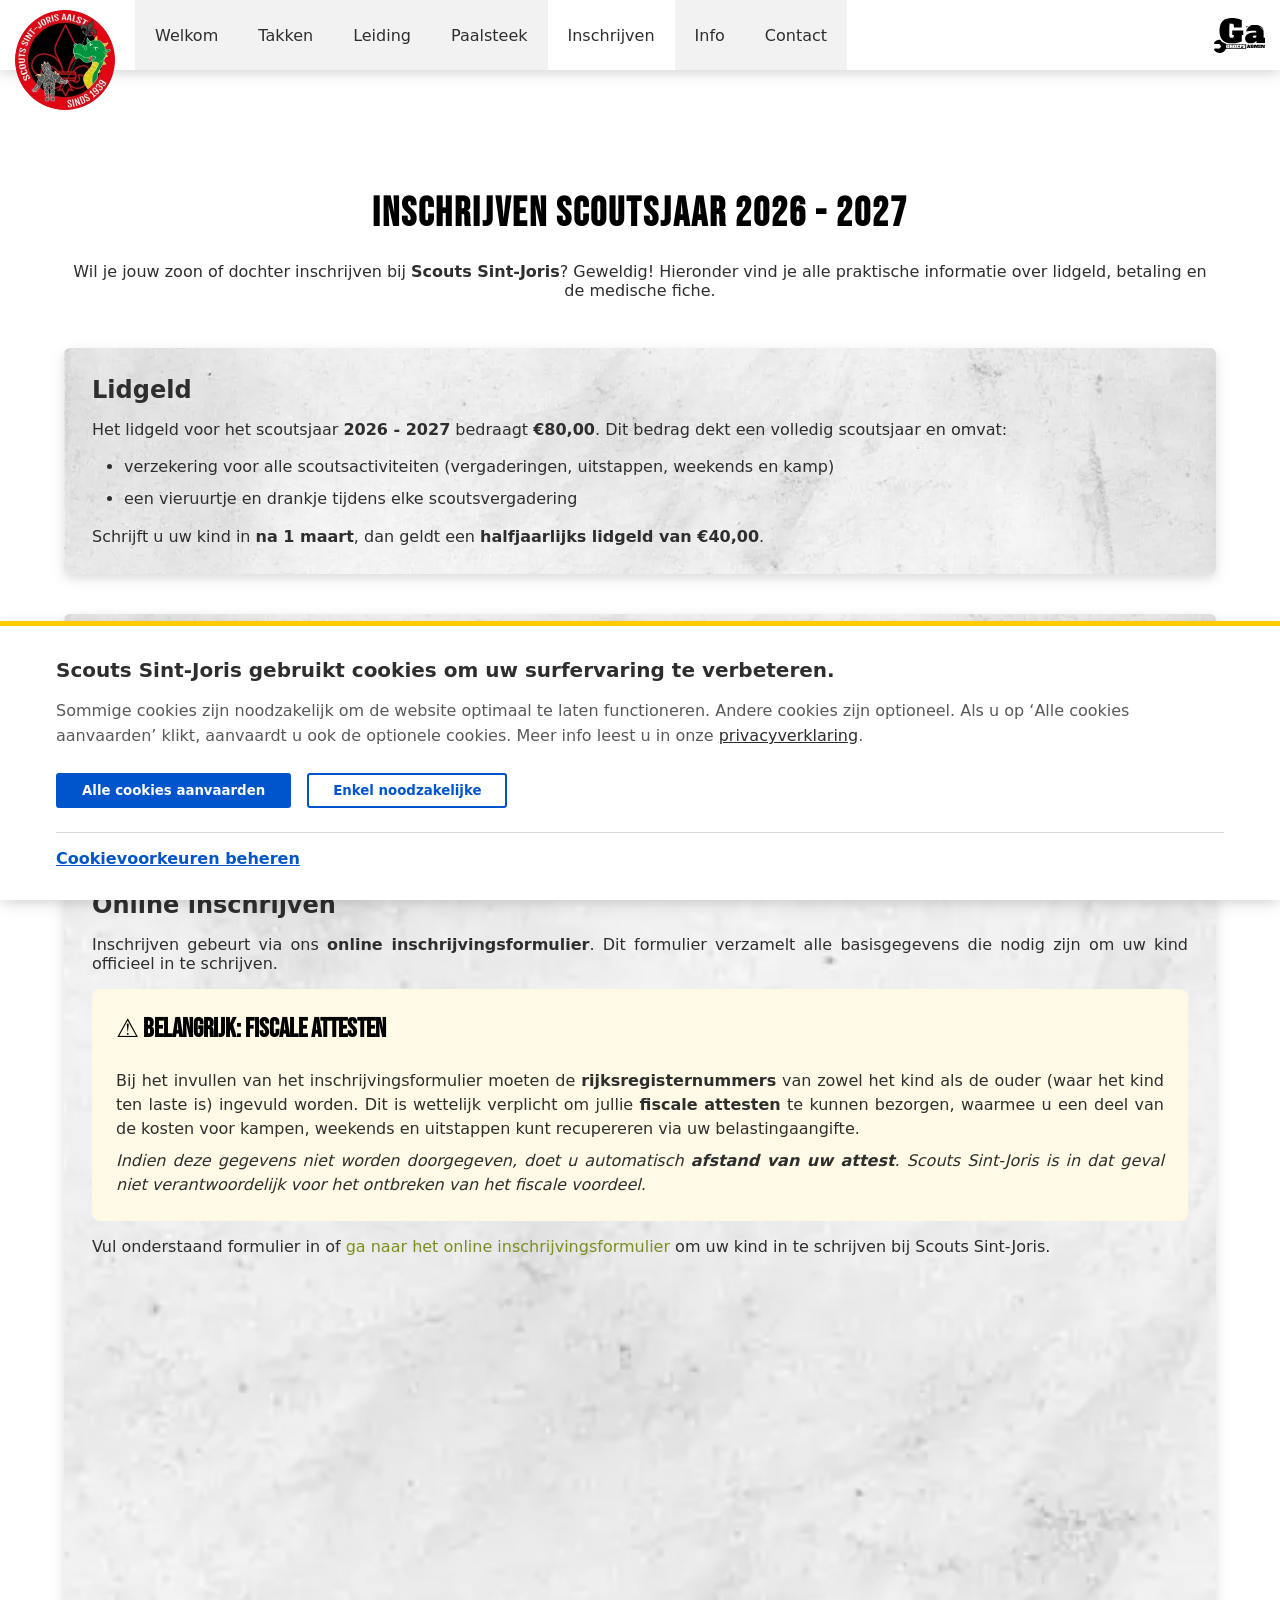
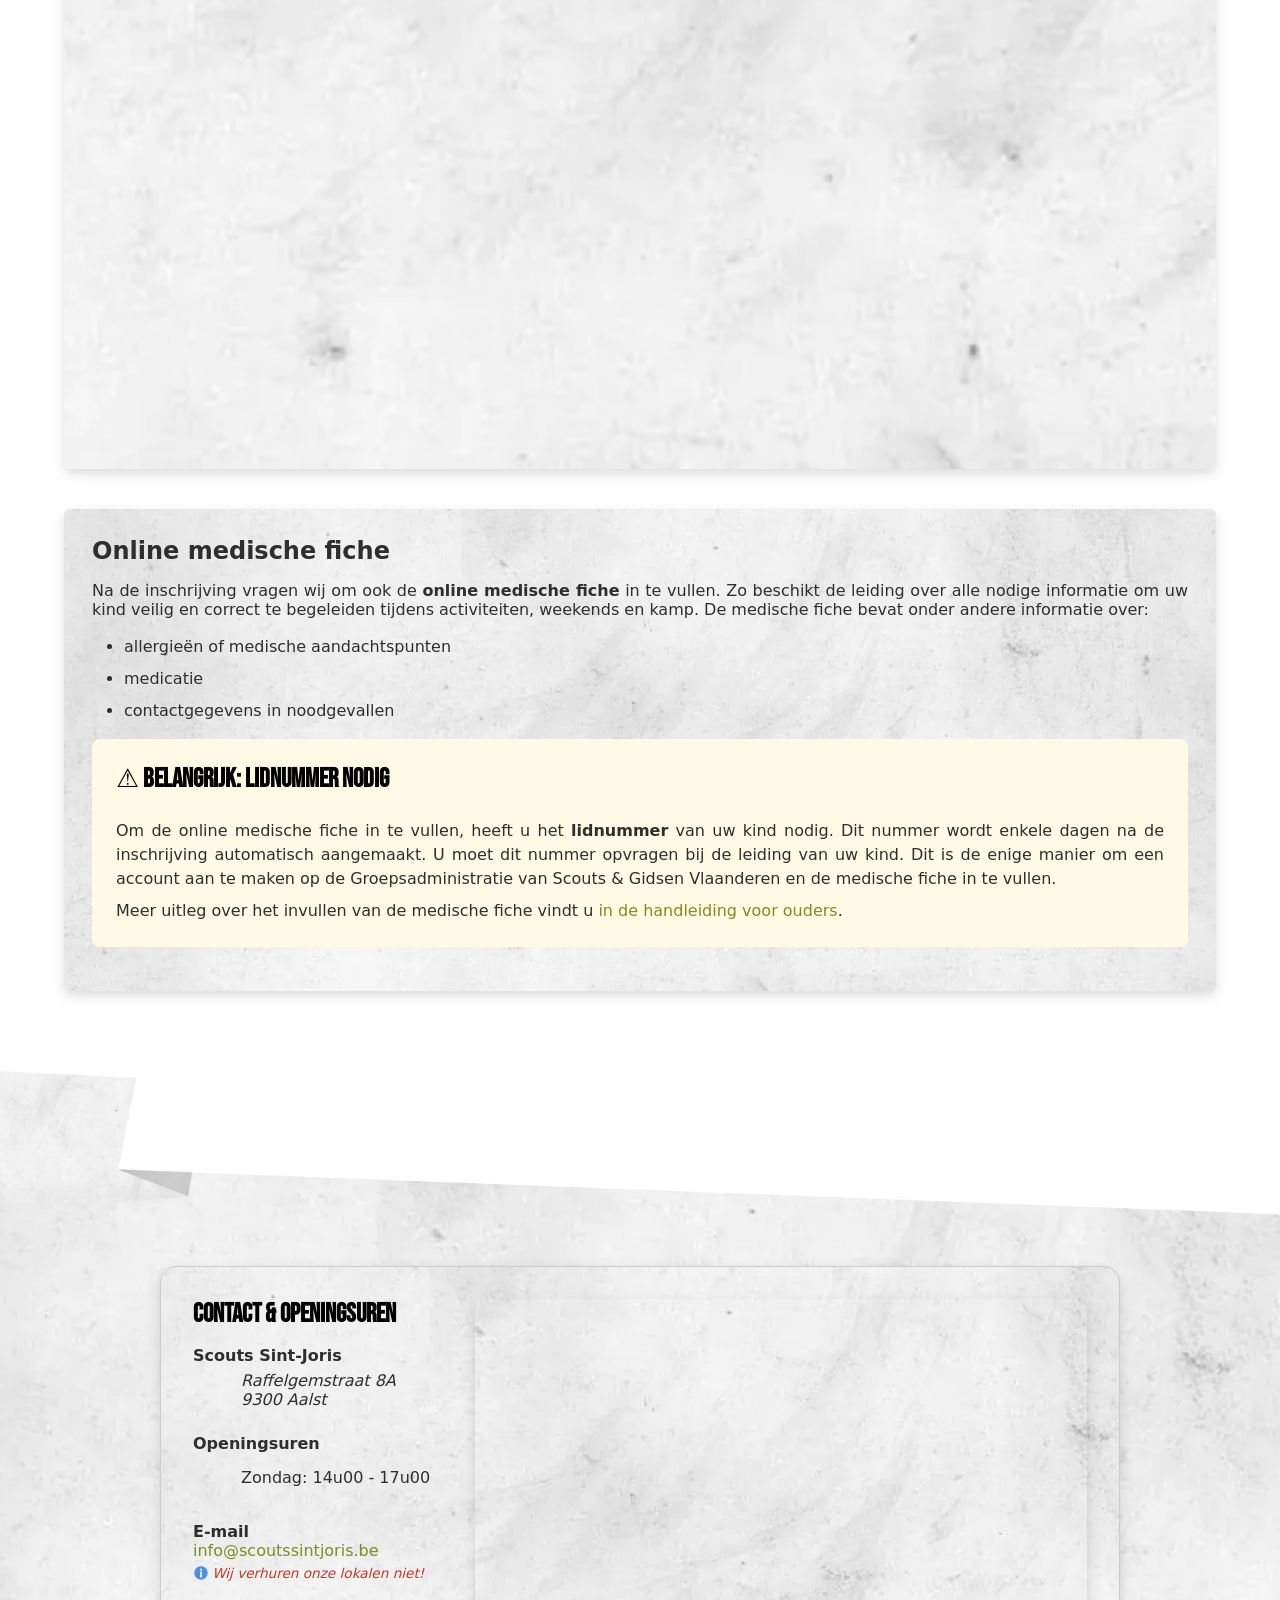
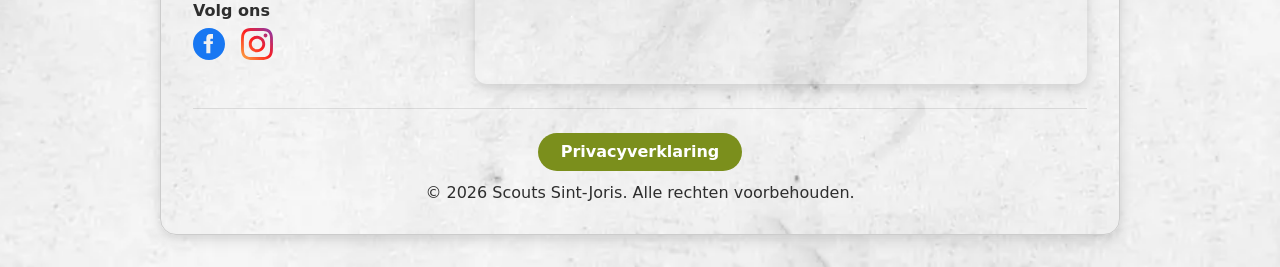
<file: inschrijven.html>
<!doctype html>
<html lang="nl">
  <head>
    <link rel="stylesheet" href="https://cdn.widgets.vlaanderen.be/2.x/vlaanderen-ui.css" />
    <script src="https://cdn.lordicon.com/lordicon.js"></script>

    <meta charset="UTF-8" />
    <meta name="viewport" content="width=device-width, initial-scale=1.0" />

    <title>Lid worden & Inschrijven - Scouts Sint-Joris</title>
    <meta
      name="description"
      content="Wil jouw kind lid worden van Scouts Sint-Joris? Hier vind je alle info over de inschrijvingen, proefvergaderingen en hoe je deel wordt van onze groep."
    />
    <meta name="author" content="Scouts Sint-Joris" />
    <link rel="canonical" href="https://scoutssintjoris.be/inschrijven.html" />
    <meta name="robots" content="index, follow" />

    <meta property="og:title" content="Lid worden & Inschrijven - Scouts Sint-Joris" />
    <meta
      property="og:description"
      content="Wil jouw kind lid worden van Scouts Sint-Joris? Hier vind je alle info over de inschrijvingen, proefvergaderingen en hoe je deel wordt van onze groep."
    />
    <meta property="og:image" content="https://scoutssintjoris.be/img/social-share.webp" />
    <meta property="og:image:alt" content="Scouts Sint-Joris Activiteit" />
    <meta property="og:url" content="https://scoutssintjoris.be/inschrijven.html" />
    <meta property="og:type" content="website" />

    <link rel="stylesheet" href="css/main.css" />
    <link rel="stylesheet" href="css/inschrijven.css" />
    <link rel="icon" type="image/x-icon" href="/img/favicon.ico" />
    <link rel="icon" type="image/webp" sizes="48x48" href="/img/logo.webp" />
    <link rel="apple-touch-icon" sizes="180x180" href="/img/logo.png" />
    <link rel="preconnect" href="https://fonts.googleapis.com" />
    <link rel="preconnect" href="https://fonts.gstatic.com" crossorigin />

    <script type="application/ld+json">
      {
        "@context": "https://schema.org",
        "@type": "WebPage",
        "name": "Lid worden & Inschrijven - Scouts Sint-Joris",
        "description": "Wil jouw kind lid worden van Scouts Sint-Joris? Hier vind je alle info over de inschrijvingen, proefvergaderingen en hoe je deel wordt van onze groep.",
        "publisher": {
          "@type": "Organization",
          "name": "Scouts Sint-Joris",
          "url": "https://scoutssintjoris.be/",
          "logo": "https://scoutssintjoris.be/img/logo.webp",
          "sameAs": ["https://www.facebook.com/ScoutsSintJoris", "https://www.instagram.com/scouts_sintjoris_aalst/"],
          "contactPoint": {
            "@type": "ContactPoint",
            "email": "info@scoutssintjoris.be",
            "contactType": "customer support",
            "availableLanguage": ["Dutch"]
          },
          "address": {
            "@type": "PostalAddress",
            "streetAddress": "Raffelgemstraat 8A",
            "addressLocality": "Aalst",
            "postalCode": "9300",
            "addressCountry": "BE"
          },
          "foundingDate": "1939",
          "openingHoursSpecification": {
            "@type": "OpeningHoursSpecification",
            "dayOfWeek": "http://schema.org/Sunday",
            "opens": "14:00",
            "closes": "17:00"
          }
        },
        "mainEntity": {
          "@type": "RegisterAction",
          "actionStatus": "http://schema.org/PotentialActionStatus",
          "target": "https://scoutssintjoris.be/inschrijven.html",
          "object": {
            "@type": "Organization",
            "name": "Scouts Sint-Joris"
          }
        }
      }
    </script>
  </head>

  <body>
    <header id="top">
      <nav>
        <img class="logo" src="img/logo.webp" alt="Logo Scouts Sint-Joris" loading="lazy" />

        <ul class="nav-links">
          <li><a href="index.html">Welkom</a></li>
          <li><a href="takken.html">Takken</a></li>
          <li><a href="leiding.html">Leiding</a></li>
          <li><a href="paalsteek.html">Paalsteek</a></li>
          <li class="active"><a href="#top" class="scroll-link" data-target="top">Inschrijven</a></li>
          <li><a href="info.html">Info</a></li>
          <li><a href="contact.html">Contact</a></li>
        </ul>

        <a class="admin" href="https://groepsadmin.scoutsengidsenvlaanderen.be/" title="Ga naar Groepsadministratie">
          <img src="img/groepsadmin.svg" alt="Groepsadministratie Scouts & Gidsen Vlaanderen" loading="lazy" />
        </a>

        <button class="hamburger" aria-label="Menu openen/sluiten">
          <span></span>
          <span></span>
          <span></span>
        </button>
      </nav>
    </header>

    <main>
      <article class="intro">
        <h1>Inschrijven scoutsjaar <span class="jaar">2026 - 2027</span></h1>
        <p>
          Wil je jouw zoon of dochter inschrijven bij <strong>Scouts Sint-Joris</strong>? Geweldig! Hieronder vind je
          alle praktische informatie over lidgeld, betaling en de medische fiche.
        </p>
      </article>

      <section>
        <h2>Lidgeld</h2>
        <p>
          Het lidgeld voor het scoutsjaar <strong>2026 - 2027</strong> bedraagt <strong>€80,00</strong>. Dit bedrag dekt
          een volledig scoutsjaar en omvat:
        </p>
        <ul>
          <li>verzekering voor alle scoutsactiviteiten (vergaderingen, uitstappen, weekends en kamp)</li>
          <li>een vieruurtje en drankje tijdens elke scoutsvergadering</li>
        </ul>

        <p>
          Schrijft u uw kind in <strong>na 1 maart</strong>, dan geldt een
          <strong>halfjaarlijks lidgeld van €40,00</strong>.
        </p>
      </section>

      <section>
        <h2>Betaling</h2>
        <p>De betaling van het lidgeld gebeurt via overschrijving op volgend rekeningnummer:</p>
        <p class="rekeningnummer"><strong>IBAN:</strong> BE30&nbsp;9791&nbsp;6714&nbsp;1311</p>
        <p>
          Gelieve bij de overschrijving <strong>de naam van uw kind</strong> en <strong>de tak</strong> te vermelden,
          zodat wij de betaling correct kunnen verwerken.
        </p>
      </section>

      <section>
        <h2>Online inschrijven</h2>
        <p>
          Inschrijven gebeurt via ons <strong>online inschrijvingsformulier</strong>. Dit formulier verzamelt alle
          basisgegevens die nodig zijn om uw kind officieel in te schrijven.
        </p>
        <div class="waarschuwing">
          <h3>⚠️ Belangrijk: Fiscale attesten</h3>
          <p>
            Bij het invullen van het inschrijvingsformulier moeten de <strong>rijksregisternummers</strong> van zowel
            het kind als de ouder (waar het kind ten laste is) ingevuld worden. Dit is wettelijk verplicht om jullie
            <strong>fiscale attesten</strong> te kunnen bezorgen, waarmee u een deel van de kosten voor kampen, weekends
            en uitstappen kunt recupereren via uw belastingaangifte.
          </p>
          <p>
            <em>
              Indien deze gegevens niet worden doorgegeven, doet u automatisch <strong>afstand van uw attest</strong>.
              Scouts Sint-Joris is in dat geval niet verantwoordelijk voor het ontbreken van het fiscale voordeel.
            </em>
          </p>
        </div>
        <p>
          Vul onderstaand formulier in of
          <a
            href="https://groepsadmin.scoutsengidsenvlaanderen.be/groepsadmin/frontend/formulier/lidworden/O2303G"
            target="_blank"
            class="inschrijven"
            >ga naar het online inschrijvingsformulier</a
          >
          om uw kind in te schrijven bij Scouts Sint-Joris.
        </p>
        <iframe
          class="inschrijvingsformulier"
          src="https://groepsadmin.scoutsengidsenvlaanderen.be/groepsadmin/frontend/formulier/lidworden/O2303G"
          frameborder="0"
          loading="lazy"
          title="Inschrijvingsformulier van Scouts Sint-Joris"
        ></iframe>
      </section>

      <section>
        <h2>Online medische fiche</h2>
        <p>
          Na de inschrijving vragen wij om ook de <strong>online medische fiche</strong> in te vullen. Zo beschikt de
          leiding over alle nodige informatie om uw kind veilig en correct te begeleiden tijdens activiteiten, weekends
          en kamp. De medische fiche bevat onder andere informatie over:
        </p>
        <ul>
          <li>allergieën of medische aandachtspunten</li>
          <li>medicatie</li>
          <li>contactgegevens in noodgevallen</li>
        </ul>
        <div class="waarschuwing">
          <h3>⚠️ Belangrijk: Lidnummer nodig</h3>
          <p>
            Om de online medische fiche in te vullen, heeft u het <strong>lidnummer</strong> van uw kind nodig. Dit
            nummer wordt enkele dagen na de inschrijving automatisch aangemaakt. U moet dit nummer opvragen bij de
            leiding van uw kind. Dit is de enige manier om een account aan te maken op de Groepsadministratie van Scouts
            & Gidsen Vlaanderen en de medische fiche in te vullen.
          </p>
          <p>
            Meer uitleg over het invullen van de medische fiche vindt u
            <a
              href="https://www.scoutsengidsenvlaanderen.be/sites/default/files/files/2024.02.09%20Handleiding%20Ouders%20Groepsadministratie.pdf"
              target="_blank"
              >in de handleiding voor ouders</a
            >.
          </p>
        </div>
      </section>
    </main>

    <footer>
      <div class="footer-divider">
        <img class="divider flipped" src="img/divider.webp" alt="Visuele scheiding" loading="lazy" />
      </div>

      <section>
        <div class="footer-box">
          <div class="footer-content">
            <div class="footer-left">
              <h3>Contact & openingsuren</h3>
              <p><strong>Scouts Sint-Joris</strong></p>
              <div class="icon-wrapper">
                <lord-icon
                  src="https://cdn.lordicon.com/qzjvmvpc.json"
                  trigger="loop"
                  delay="3000"
                  stroke="bold"
                  state="loop-cycle"
                >
                </lord-icon>
                <address>
                  Raffelgemstraat 8A<br />
                  9300 Aalst
                </address>
              </div>
              <p>
                <strong>Openingsuren</strong>
              </p>
              <div class="icon-wrapper">
                <lord-icon
                  src="https://cdn.lordicon.com/gdowkrjt.json"
                  trigger="loop"
                  delay="3000"
                  stroke="bold"
                  state="loop-oscillate"
                  colors="primary:#121331,secondary:#ebe6ef,tertiary:#000000,quaternary:#f24c00"
                >
                </lord-icon>
                <time datetime="2026-01-29T14:00-17:00">Zondag: 14u00 - 17u00</time>
              </div>
              <p>
                <strong>E-mail</strong><br />
                <a href="mailto:info@scoutssintjoris.be">info@scoutssintjoris.be</a><br />
                <span class="info-note">
                  <svg
                    fill="#4d8fe8"
                    version="1.1"
                    id="Capa_1"
                    xmlns="http://www.w3.org/2000/svg"
                    xmlns:xlink="http://www.w3.org/1999/xlink"
                    width="16px"
                    height="16px"
                    viewBox="-41.7 -41.7 500.38 500.38"
                    xml:space="preserve"
                  >
                    <g id="SVGRepo_bgCarrier" stroke-width="0"></g>
                    <g id="SVGRepo_tracerCarrier" stroke-linecap="round" stroke-linejoin="round"></g>
                    <g id="SVGRepo_iconCarrier">
                      <g>
                        <path
                          d="M356.004,61.156c-81.37-81.47-213.377-81.551-294.848-0.182c-81.47,81.371-81.552,213.379-0.181,294.85 c81.369,81.47,213.378,81.551,294.849,0.181C437.293,274.636,437.375,142.626,356.004,61.156z M237.6,340.786 c0,3.217-2.607,5.822-5.822,5.822h-46.576c-3.215,0-5.822-2.605-5.822-5.822V167.885c0-3.217,2.607-5.822,5.822-5.822h46.576 c3.215,0,5.822,2.604,5.822,5.822V340.786z M208.49,137.901c-18.618,0-33.766-15.146-33.766-33.765 c0-18.617,15.147-33.766,33.766-33.766c18.619,0,33.766,15.148,33.766,33.766C242.256,122.755,227.107,137.901,208.49,137.901z"
                        ></path>
                      </g>
                    </g>
                  </svg>
                  <span class="note">Wij verhuren onze lokalen niet!</span>
                </span>
              </p>
              <p style="margin-top: 1rem">
                <strong>Volg ons</strong>
              </p>
              <div class="icon-wrapper social-links">
                <svg width="0" height="0" style="position: absolute">
                  <defs>
                    <linearGradient id="instagram-gradient" x1="100%" y1="0%" x2="0%" y2="100%">
                      <stop offset="0%" stop-color="#833ab4" />
                      <stop offset="50%" stop-color="#fd1d1d" />
                      <stop offset="100%" stop-color="#fcb045" />
                    </linearGradient>
                  </defs>
                </svg>
                <a
                  href="https://www.facebook.com/ScoutsSintJoris/"
                  target="_blank"
                  rel="noopener noreferrer"
                  aria-label="Volg Scouts Sint-Joris op Facebook"
                  class="social-icon facebook"
                >
                  <svg xmlns="http://www.w3.org/2000/svg" width="32" height="32" viewBox="0 0 24 24">
                    <path
                      d="M12 0c-6.627 0-12 5.373-12 12s5.373 12 12 12 12-5.373 12-12-5.373-12-12-12zm3 8h-1.35c-.538 0-.65.221-.65.778v1.222h2l-.209 2h-1.791v7h-3v-7h-2v-2h2v-2.308c0-2.069 1.12-3.23 3.016-3.23 1.093 0 1.984.081 1.984.081v1.457z"
                    />
                  </svg>
                </a>
                <a
                  href="https://www.instagram.com/scouts_sintjoris_aalst/"
                  target="_blank"
                  rel="noopener noreferrer"
                  aria-label="Volg Scouts Sint-Joris op Instagram"
                  class="social-icon instagram"
                >
                  <svg xmlns="http://www.w3.org/2000/svg" width="32" height="32" viewBox="0 0 24 24">
                    <path
                      d="M12 2.163c3.204 0 3.584.012 4.85.07 3.252.148 4.771 1.691 4.919 4.919.058 1.265.069 1.645.069 4.849 0 3.205-.012 3.584-.069 4.849-.149 3.225-1.664 4.771-4.919 4.919-1.266.058-1.644.07-4.85.07-3.204 0-3.584-.012-4.849-.07-3.26-.149-4.771-1.699-4.919-4.92-.058-1.265-.07-1.644-.07-4.849 0-3.204.013-3.583.07-4.849.149-3.227 1.664-4.771 4.919-4.919 1.266-.057 1.645-.069 4.849-.069zm0-2.163c-3.259 0-3.667.014-4.947.072-4.358.2-6.78 2.618-6.98 6.98-.059 1.281-.073 1.689-.073 4.948 0 3.259.014 3.668.072 4.948.2 4.358 2.618 6.78 6.98 6.98 1.281.058 1.689.072 4.948.072 3.259 0 3.668-.014 4.948-.072 4.354-.2 6.782-2.618 6.979-6.98.059-1.28.073-1.689.073-4.948 0-3.259-.014-3.667-.072-4.947-.196-4.354-2.617-6.78-6.979-6.98-1.281-.059-1.69-.073-4.949-.073zm0 5.838c-3.403 0-6.162 2.759-6.162 6.162s2.759 6.163 6.162 6.163 6.162-2.759 6.162-6.163c0-3.403-2.759-6.162-6.162-6.162zm0 10.162c-2.209 0-4-1.79-4-4 0-2.209 1.791-4 4-4s4 1.791 4 4c0 2.21-1.791 4-4 4zm6.406-11.845c-.796 0-1.441.645-1.441 1.44s.645 1.44 1.441 1.44c.795 0 1.439-.645 1.439-1.44s-.644-1.44-1.439-1.44z"
                    />
                  </svg>
                </a>
              </div>
            </div>

            <div class="footer-right">
              <iframe
                title="Google Maps - Scouts Sint-Joris"
                src="https://www.google.com/maps?q=Raffelgemstraat+8A+Aalst&output=embed"
                loading="lazy"
                referrerpolicy="no-referrer-when-downgrade"
              ></iframe>
            </div>
          </div>

          <div class="footer-bottom">
            <a href="pdf/Privacyverklaring%20Scouts%20Sint-Joris.pdf" target="_blank" class="privacy"
              >Privacyverklaring</a
            >
            <p>&copy; <span class="year"></span> Scouts Sint-Joris. Alle rechten voorbehouden.</p>
            <a href="https://lordicon.com/">Animated icons by Lordicon.com</a>
          </div>
        </div>
      </section>

      <div id="cookie-modal" class="vds-cookie-modal">
        <div class="vds-container">
          <h2 class="vds-title">Scouts Sint-Joris gebruikt cookies om uw surfervaring te verbeteren.</h2>
          <p class="vds-text">
            Sommige cookies zijn noodzakelijk om de website optimaal te laten functioneren. Andere cookies zijn
            optioneel. Als u op ‘Alle cookies aanvaarden’ klikt, aanvaardt u ook de optionele cookies. Meer info leest u
            in onze <a href="pdf/Privacyverklaring%20Scouts%20Sint-Joris.pdf" target="_blank">privacyverklaring</a>.
          </p>
          <div class="vds-actions">
            <button class="vds-btn vds-btn-primary" onclick="acceptAll()">Alle cookies aanvaarden</button>
            <button class="vds-btn vds-btn-secondary" onclick="acceptNecessary()">Enkel noodzakelijke</button>
          </div>
          <div class="vds-accordion">
            <span class="vds-accordion-toggle" onclick="togglePreferences()">Cookievoorkeuren beheren</span>
            <div id="vds-prefs" class="vds-preferences">
              <div class="vds-option">
                <label><input type="checkbox" checked disabled /> Noodzakelijke cookies</label>
                <span>Deze cookies zijn vereist voor de werking van de site en uw privacy-instellingen.</span>
              </div>
              <div class="vds-option">
                <label
                  ><input type="checkbox" id="pref-analytics" /> Analytische cookies (Google Analytics & Microsoft
                  Clarity)</label
                >
                <span>Hiermee meten we anoniem het bezoek op de website.</span>
              </div>
              <button class="vds-btn vds-btn-primary" style="margin-top: 1rem" onclick="savePreferences()">
                Voorkeuren opslaan
              </button>
            </div>
          </div>
        </div>
      </div>
    </footer>

    <script src="js/main.js" defer></script>
  </body>
</html>
</file>
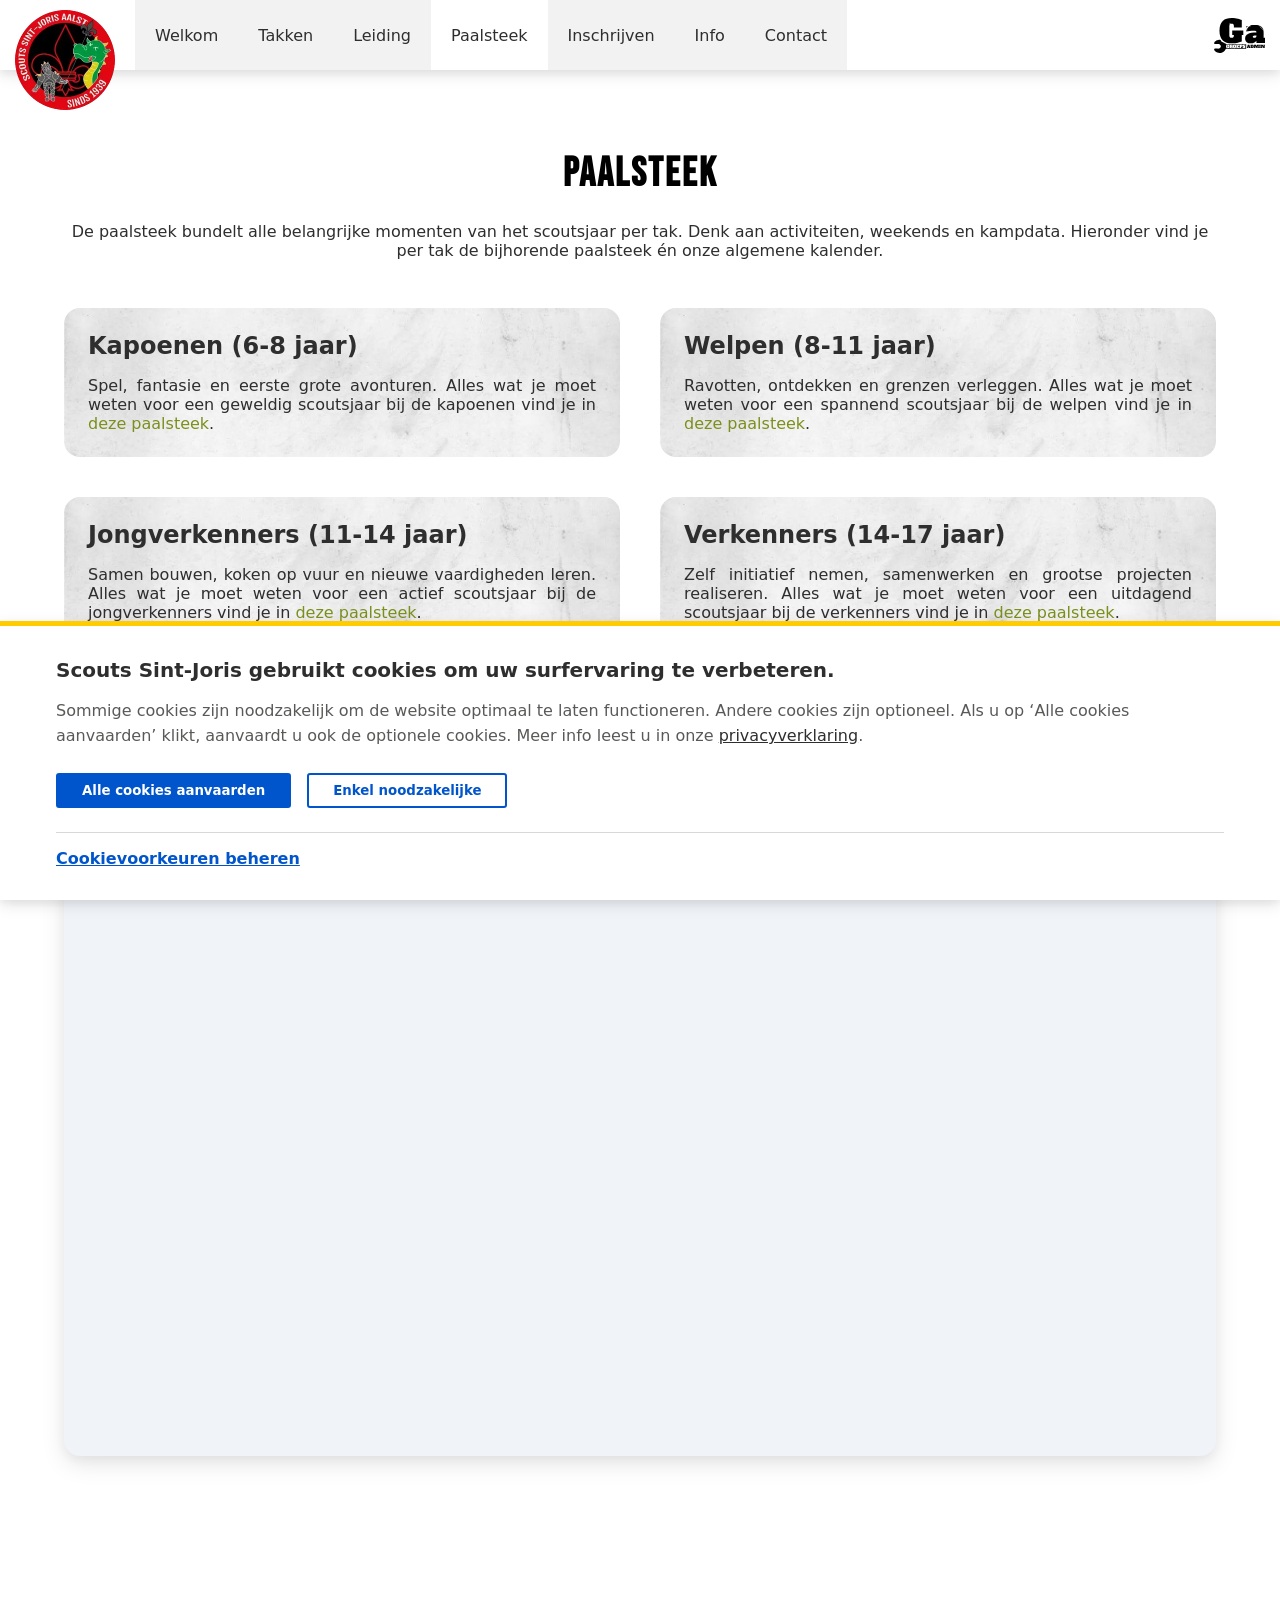
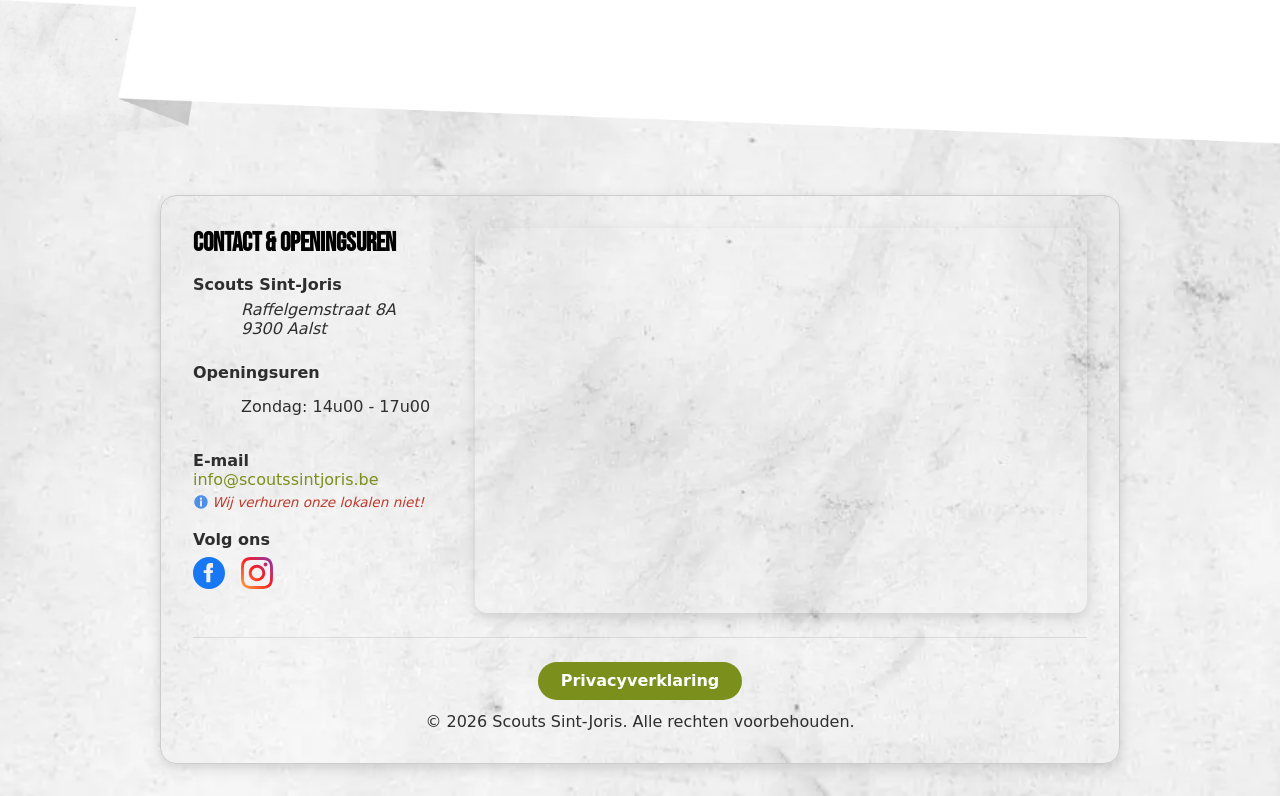
<file: paalsteek.html>
<!doctype html>
<html lang="nl">
  <head>
    <link rel="stylesheet" href="https://cdn.widgets.vlaanderen.be/2.x/vlaanderen-ui.css" />
    <script src="https://cdn.lordicon.com/lordicon.js"></script>

    <meta charset="UTF-8" />
    <meta name="viewport" content="width=device-width, initial-scale=1.0" />

    <title>De Paalsteek - Scouts Sint-Joris</title>
    <meta
      name="description"
      content="Lees de Paalsteek van Scouts Sint-Joris. Blijf op de hoogte van de wekelijkse scoutsactiviteiten en het programma per tak."
    />
    <meta name="author" content="Scouts Sint-Joris" />
    <link rel="canonical" href="https://scoutssintjoris.be/paalsteek.html" />
    <meta name="robots" content="index, follow" />

    <meta property="og:title" content="De Paalsteek - Scouts Sint-Joris" />
    <meta
      property="og:description"
      content="Lees de Paalsteek van Scouts Sint-Joris. Blijf op de hoogte van de wekelijkse scoutsactiviteiten en het programma per tak."
    />
    <meta property="og:image" content="https://scoutssintjoris.be/img/social-share.webp" />
    <meta property="og:image:alt" content="Scouts Sint-Joris Activiteit" />
    <meta property="og:url" content="https://scoutssintjoris.be/paalsteek.html" />
    <meta property="og:type" content="website" />

    <link rel="stylesheet" href="css/main.css" />
    <link rel="stylesheet" href="css/paalsteek.css" />
    <link rel="icon" type="image/x-icon" href="/img/favicon.ico" />
    <link rel="icon" type="image/webp" sizes="48x48" href="/img/logo.webp" />
    <link rel="apple-touch-icon" sizes="180x180" href="/img/logo.png" />
    <link rel="preconnect" href="https://fonts.googleapis.com" />
    <link rel="preconnect" href="https://fonts.gstatic.com" crossorigin />

    <script type="application/ld+json">
      {
        "@context": "https://schema.org",
        "@type": "Organization",
        "name": "Scouts Sint-Joris",
        "url": "https://scoutssintjoris.be/",
        "logo": "https://scoutssintjoris.be/img/logo.webp",
        "sameAs": ["https://www.facebook.com/ScoutsSintJoris", "https://www.instagram.com/scouts_sintjoris_aalst/"],
        "contactPoint": {
          "@type": "ContactPoint",
          "email": "info@scoutssintjoris.be",
          "contactType": "customer support",
          "availableLanguage": ["Dutch"]
        },
        "address": {
          "@type": "PostalAddress",
          "streetAddress": "Raffelgemstraat 8A",
          "addressLocality": "Aalst",
          "postalCode": "9300",
          "addressCountry": "BE"
        },
        "hasPart": [
          {
            "@type": "Article",
            "name": "Paalsteek Kapoenen & Welpen",
            "url": "https://scoutssintjoris.be/pdf/Paalsteek%20K_W.pdf"
          },
          {
            "@type": "Article",
            "name": "Paalsteek Jongverkenners",
            "url": "https://scoutssintjoris.be/pdf/Paalsteek%20JV.pdf"
          },
          {
            "@type": "Article",
            "name": "Paalsteek Verkenners",
            "url": "https://scoutssintjoris.be/pdf/Paalsteek%20VK.pdf"
          }
        ],
        "description": "Lees de Paalsteek van Scouts Sint-Joris. Blijf op de hoogte van de wekelijkse activiteiten.",
        "keywords": "Scouts Aalst, Scouts Sint-Joris, paalsteek, programma, activiteiten"
      }
    </script>
  </head>

  <body>
    <header id="top">
      <nav>
        <img class="logo" src="img/logo.webp" alt="Logo Scouts Sint-Joris" loading="lazy" />

        <ul class="nav-links">
          <li><a href="index.html">Welkom</a></li>
          <li><a href="takken.html">Takken</a></li>
          <li><a href="leiding.html">Leiding</a></li>
          <li class="active"><a href="#top" class="scroll-link" data-target="top">Paalsteek</a></li>
          <li><a href="inschrijven.html">Inschrijven</a></li>
          <li><a href="info.html">Info</a></li>
          <li><a href="contact.html">Contact</a></li>
        </ul>

        <a class="admin" href="https://groepsadmin.scoutsengidsenvlaanderen.be/" title="Ga naar Groepsadministratie">
          <img src="img/groepsadmin.svg" alt="Groepsadministratie Scouts & Gidsen Vlaanderen" loading="lazy" />
        </a>

        <button class="hamburger" aria-label="Menu openen/sluiten">
          <span></span>
          <span></span>
          <span></span>
        </button>
      </nav>
    </header>

    <main>
      <article class="intro">
        <h1>Paalsteek</h1>
        <p>
          De paalsteek bundelt alle belangrijke momenten van het scoutsjaar per tak. Denk aan activiteiten, weekends en
          kampdata. Hieronder vind je per tak de bijhorende paalsteek én onze algemene kalender.
        </p>
      </article>

      <section class="paalsteek-overzicht">
        <article class="paalsteek-tak">
          <h2>Kapoenen (6-8 jaar)</h2>
          <p>
            Spel, fantasie en eerste grote avonturen. Alles wat je moet weten voor een geweldig scoutsjaar bij de
            kapoenen vind je in <a href="pdf/Paalsteek%20K_W.pdf" target="_blank">deze paalsteek</a>.
          </p>
        </article>

        <article class="paalsteek-tak">
          <h2>Welpen (8-11 jaar)</h2>
          <p>
            Ravotten, ontdekken en grenzen verleggen. Alles wat je moet weten voor een spannend scoutsjaar bij de welpen
            vind je in
            <a href="pdf/Paalsteek%20K_W.pdf" target="_blank" rel="noopener">deze paalsteek</a>.
          </p>
        </article>

        <article class="paalsteek-tak">
          <h2>Jongverkenners (11-14 jaar)</h2>
          <p>
            Samen bouwen, koken op vuur en nieuwe vaardigheden leren. Alles wat je moet weten voor een actief scoutsjaar
            bij de jongverkenners vind je in
            <a href="pdf/Paalsteek%20JV.pdf" target="_blank" rel="noopener">deze paalsteek</a>.
          </p>
        </article>

        <article class="paalsteek-tak">
          <h2>Verkenners (14-17 jaar)</h2>
          <p>
            Zelf initiatief nemen, samenwerken en grootse projecten realiseren. Alles wat je moet weten voor een
            uitdagend scoutsjaar bij de verkenners vind je in
            <a href="pdf/Paalsteek%20VK.pdf" target="_blank" rel="noopener">deze paalsteek</a>.
          </p>
        </article>
      </section>

      <section class="agenda">
        <article class="agenda-intro">
          <h2>Algemene kalender</h2>
          <p>
            Alle activiteiten, weekends en evenementen van Scouts Sint-Joris in één overzicht. Ben je benieuwd naar wat
            er allemaal gepland staat? Bekijk dan onze volledige agenda hieronder.
          </p>
        </article>

        <div class="agenda-embed">
          <iframe
            src="https://calendar.google.com/calendar/embed?src=sintjorisaalst39%40gmail.com&ctz=Europe/Brussels&wkst=2&hl=nl"
            style="border: 0"
            width="100%"
            height="600"
            frameborder="0"
            scrolling="no"
            loading="lazy"
            title="Google Agenda - Scouts Sint-Joris"
          ></iframe>
        </div>
      </section>
    </main>

    <footer>
      <div class="footer-divider">
        <img class="divider flipped" src="img/divider.webp" alt="Visuele scheiding" loading="lazy" />
      </div>

      <section>
        <div class="footer-box">
          <div class="footer-content">
            <div class="footer-left">
              <h3>Contact & openingsuren</h3>
              <p><strong>Scouts Sint-Joris</strong></p>
              <div class="icon-wrapper">
                <lord-icon
                  src="https://cdn.lordicon.com/qzjvmvpc.json"
                  trigger="loop"
                  delay="3000"
                  stroke="bold"
                  state="loop-cycle"
                >
                </lord-icon>
                <address>
                  Raffelgemstraat 8A<br />
                  9300 Aalst
                </address>
              </div>
              <p>
                <strong>Openingsuren</strong>
              </p>
              <div class="icon-wrapper">
                <lord-icon
                  src="https://cdn.lordicon.com/gdowkrjt.json"
                  trigger="loop"
                  delay="3000"
                  stroke="bold"
                  state="loop-oscillate"
                  colors="primary:#121331,secondary:#ebe6ef,tertiary:#000000,quaternary:#f24c00"
                >
                </lord-icon>
                <time datetime="2026-01-29T14:00-17:00">Zondag: 14u00 - 17u00</time>
              </div>
              <p>
                <strong>E-mail</strong><br />
                <a href="mailto:info@scoutssintjoris.be">info@scoutssintjoris.be</a><br />
                <span class="info-note">
                  <svg
                    fill="#4d8fe8"
                    version="1.1"
                    id="Capa_1"
                    xmlns="http://www.w3.org/2000/svg"
                    xmlns:xlink="http://www.w3.org/1999/xlink"
                    width="16px"
                    height="16px"
                    viewBox="-41.7 -41.7 500.38 500.38"
                    xml:space="preserve"
                  >
                    <g id="SVGRepo_bgCarrier" stroke-width="0"></g>
                    <g id="SVGRepo_tracerCarrier" stroke-linecap="round" stroke-linejoin="round"></g>
                    <g id="SVGRepo_iconCarrier">
                      <g>
                        <path
                          d="M356.004,61.156c-81.37-81.47-213.377-81.551-294.848-0.182c-81.47,81.371-81.552,213.379-0.181,294.85 c81.369,81.47,213.378,81.551,294.849,0.181C437.293,274.636,437.375,142.626,356.004,61.156z M237.6,340.786 c0,3.217-2.607,5.822-5.822,5.822h-46.576c-3.215,0-5.822-2.605-5.822-5.822V167.885c0-3.217,2.607-5.822,5.822-5.822h46.576 c3.215,0,5.822,2.604,5.822,5.822V340.786z M208.49,137.901c-18.618,0-33.766-15.146-33.766-33.765 c0-18.617,15.147-33.766,33.766-33.766c18.619,0,33.766,15.148,33.766,33.766C242.256,122.755,227.107,137.901,208.49,137.901z"
                        ></path>
                      </g>
                    </g>
                  </svg>
                  <span class="note">Wij verhuren onze lokalen niet!</span>
                </span>
              </p>
              <p style="margin-top: 1rem">
                <strong>Volg ons</strong>
              </p>
              <div class="icon-wrapper social-links">
                <svg width="0" height="0" style="position: absolute">
                  <defs>
                    <linearGradient id="instagram-gradient" x1="100%" y1="0%" x2="0%" y2="100%">
                      <stop offset="0%" stop-color="#833ab4" />
                      <stop offset="50%" stop-color="#fd1d1d" />
                      <stop offset="100%" stop-color="#fcb045" />
                    </linearGradient>
                  </defs>
                </svg>
                <a
                  href="https://www.facebook.com/ScoutsSintJoris/"
                  target="_blank"
                  rel="noopener noreferrer"
                  aria-label="Volg Scouts Sint-Joris op Facebook"
                  class="social-icon facebook"
                >
                  <svg xmlns="http://www.w3.org/2000/svg" width="32" height="32" viewBox="0 0 24 24">
                    <path
                      d="M12 0c-6.627 0-12 5.373-12 12s5.373 12 12 12 12-5.373 12-12-5.373-12-12-12zm3 8h-1.35c-.538 0-.65.221-.65.778v1.222h2l-.209 2h-1.791v7h-3v-7h-2v-2h2v-2.308c0-2.069 1.12-3.23 3.016-3.23 1.093 0 1.984.081 1.984.081v1.457z"
                    />
                  </svg>
                </a>
                <a
                  href="https://www.instagram.com/scouts_sintjoris_aalst/"
                  target="_blank"
                  rel="noopener noreferrer"
                  aria-label="Volg Scouts Sint-Joris op Instagram"
                  class="social-icon instagram"
                >
                  <svg xmlns="http://www.w3.org/2000/svg" width="32" height="32" viewBox="0 0 24 24">
                    <path
                      d="M12 2.163c3.204 0 3.584.012 4.85.07 3.252.148 4.771 1.691 4.919 4.919.058 1.265.069 1.645.069 4.849 0 3.205-.012 3.584-.069 4.849-.149 3.225-1.664 4.771-4.919 4.919-1.266.058-1.644.07-4.85.07-3.204 0-3.584-.012-4.849-.07-3.26-.149-4.771-1.699-4.919-4.92-.058-1.265-.07-1.644-.07-4.849 0-3.204.013-3.583.07-4.849.149-3.227 1.664-4.771 4.919-4.919 1.266-.057 1.645-.069 4.849-.069zm0-2.163c-3.259 0-3.667.014-4.947.072-4.358.2-6.78 2.618-6.98 6.98-.059 1.281-.073 1.689-.073 4.948 0 3.259.014 3.668.072 4.948.2 4.358 2.618 6.78 6.98 6.98 1.281.058 1.689.072 4.948.072 3.259 0 3.668-.014 4.948-.072 4.354-.2 6.782-2.618 6.979-6.98.059-1.28.073-1.689.073-4.948 0-3.259-.014-3.667-.072-4.947-.196-4.354-2.617-6.78-6.979-6.98-1.281-.059-1.69-.073-4.949-.073zm0 5.838c-3.403 0-6.162 2.759-6.162 6.162s2.759 6.163 6.162 6.163 6.162-2.759 6.162-6.163c0-3.403-2.759-6.162-6.162-6.162zm0 10.162c-2.209 0-4-1.79-4-4 0-2.209 1.791-4 4-4s4 1.791 4 4c0 2.21-1.791 4-4 4zm6.406-11.845c-.796 0-1.441.645-1.441 1.44s.645 1.44 1.441 1.44c.795 0 1.439-.645 1.439-1.44s-.644-1.44-1.439-1.44z"
                    />
                  </svg>
                </a>
              </div>
            </div>

            <div class="footer-right">
              <iframe
                title="Google Maps - Scouts Sint-Joris"
                src="https://www.google.com/maps?q=Scouts+Sint-Joris+Aalst&output=embed"
                loading="lazy"
                referrerpolicy="no-referrer-when-downgrade"
              ></iframe>
            </div>
          </div>

          <div class="footer-bottom">
            <a href="pdf/Privacyverklaring%20Scouts%20Sint-Joris.pdf" target="_blank" class="privacy"
              >Privacyverklaring</a
            >
            <p>&copy; <span class="year"></span> Scouts Sint-Joris. Alle rechten voorbehouden.</p>
            <a href="https://lordicon.com/">Animated icons by Lordicon.com</a>
          </div>
        </div>
      </section>

      <div id="cookie-modal" class="vds-cookie-modal">
        <div class="vds-container">
          <h2 class="vds-title">Scouts Sint-Joris gebruikt cookies om uw surfervaring te verbeteren.</h2>
          <p class="vds-text">
            Sommige cookies zijn noodzakelijk om de website optimaal te laten functioneren. Andere cookies zijn
            optioneel. Als u op ‘Alle cookies aanvaarden’ klikt, aanvaardt u ook de optionele cookies. Meer info leest u
            in onze <a href="pdf/Privacyverklaring%20Scouts%20Sint-Joris.pdf" target="_blank">privacyverklaring</a>.
          </p>
          <div class="vds-actions">
            <button class="vds-btn vds-btn-primary" onclick="acceptAll()">Alle cookies aanvaarden</button>
            <button class="vds-btn vds-btn-secondary" onclick="acceptNecessary()">Enkel noodzakelijke</button>
          </div>
          <div class="vds-accordion">
            <span class="vds-accordion-toggle" onclick="togglePreferences()">Cookievoorkeuren beheren</span>
            <div id="vds-prefs" class="vds-preferences">
              <div class="vds-option">
                <label><input type="checkbox" checked disabled /> Noodzakelijke cookies</label>
                <span>Deze cookies zijn vereist voor de werking van de site en uw privacy-instellingen.</span>
              </div>
              <div class="vds-option">
                <label
                  ><input type="checkbox" id="pref-analytics" /> Analytische cookies (Google Analytics & Microsoft
                  Clarity)</label
                >
                <span>Hiermee meten we anoniem het bezoek op de website.</span>
              </div>
              <button class="vds-btn vds-btn-primary" style="margin-top: 1rem" onclick="savePreferences()">
                Voorkeuren opslaan
              </button>
            </div>
          </div>
        </div>
      </div>
    </footer>

    <script src="js/main.js" defer></script>
  </body>
</html>
</file>
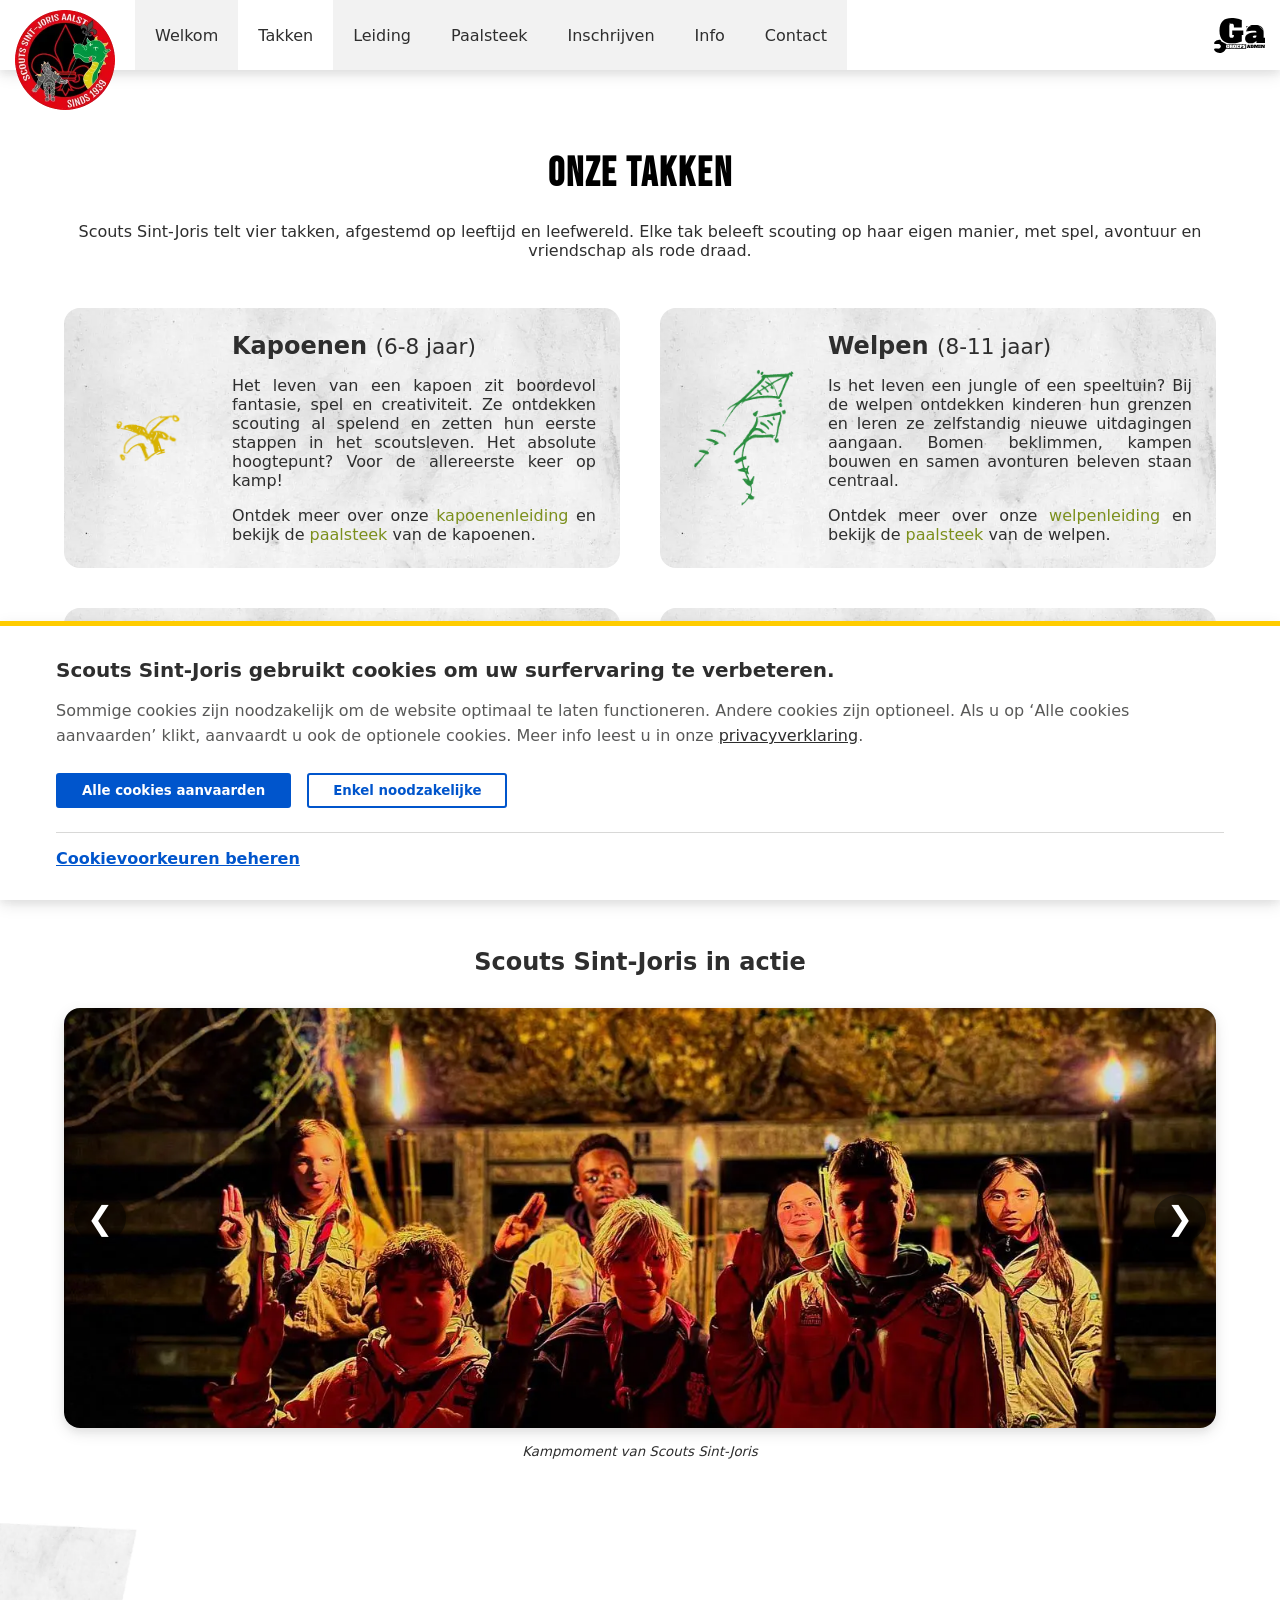
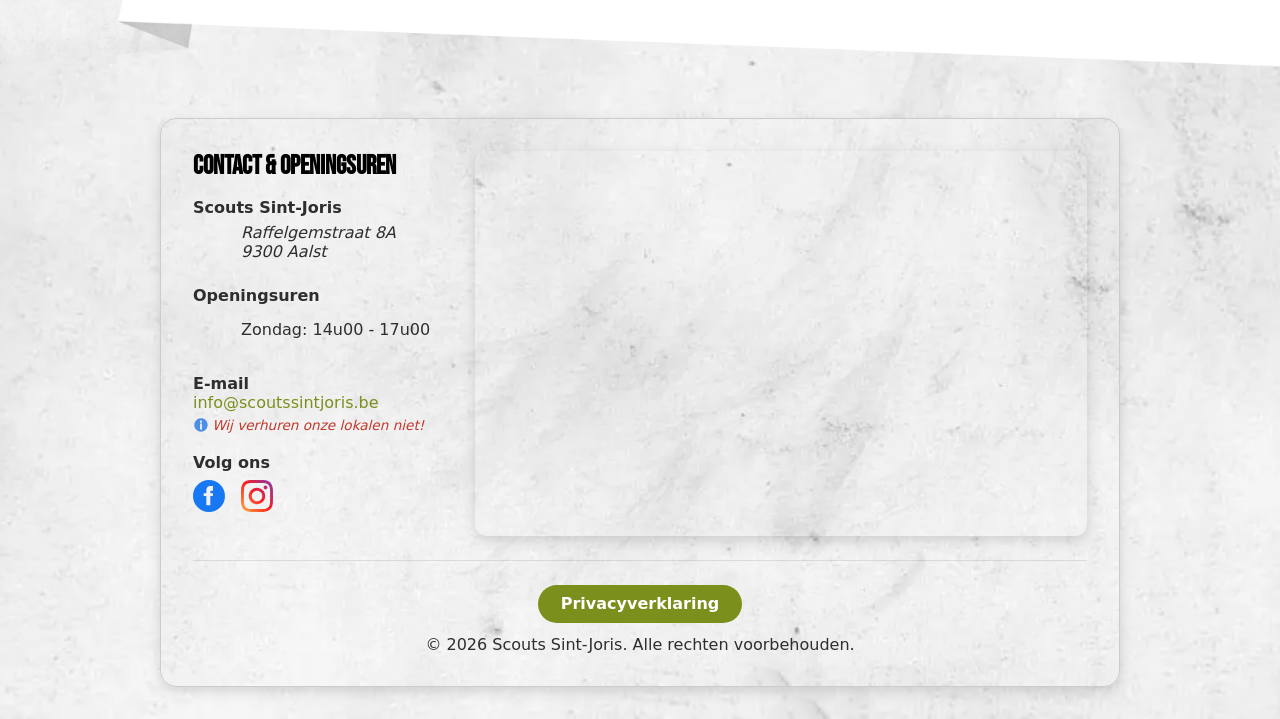
<file: takken.html>
<!doctype html>
<html lang="nl">
  <head>
    <link rel="stylesheet" href="https://cdn.widgets.vlaanderen.be/2.x/vlaanderen-ui.css" />
    <script src="https://cdn.lordicon.com/lordicon.js"></script>

    <meta charset="UTF-8" />
    <meta name="viewport" content="width=device-width, initial-scale=1.0" />

    <title>Onze Takken - Scouts Sint-Joris</title>
    <meta
      name="description"
      content="Ontdek de verschillende takken bij Scouts Sint-Joris. Van kapoenen (6j) tot verkenners (17j), voor elke leeftijd een plek vol avontuur en spel."
    />
    <meta name="author" content="Scouts Sint-Joris" />
    <link rel="canonical" href="https://scoutssintjoris.be/takken.html" />
    <meta name="robots" content="index, follow" />

    <meta property="og:title" content="Onze Takken - Scouts Sint-Joris" />
    <meta
      property="og:description"
      content="Ontdek de verschillende takken bij Scouts Sint-Joris. Van kapoenen (6j) tot verkenners (17j), voor elke leeftijd een plek vol avontuur en spel."
    />
    <meta property="og:image" content="https://scoutssintjoris.be/img/social-share.webp" />
    <meta property="og:image:alt" content="Scouts Sint-Joris Activiteit" />
    <meta property="og:url" content="https://scoutssintjoris.be/takken.html" />
    <meta property="og:type" content="website" />

    <link rel="stylesheet" href="css/main.css" />
    <link rel="stylesheet" href="css/takken.css" />
    <link rel="icon" type="image/x-icon" href="img/favicon.ico" />
    <link rel="icon" type="image/webp" sizes="48x48" href="img/logo.webp" />
    <link rel="apple-touch-icon" sizes="180x180" href="img/logo.png" />
    <link rel="preconnect" href="https://fonts.googleapis.com" />
    <link rel="preconnect" href="https://fonts.gstatic.com" crossorigin />
    <link
      rel="preload"
      as="image"
      href="img/takken/carousel/scouts-1-small.webp"
      media="(max-width: 600px)"
      fetchpriority="high"
    />
    <link
      rel="preload"
      as="image"
      href="img/takken/carousel/scouts-1-large.webp"
      media="(min-width: 601px)"
      fetchpriority="high"
    />
    <link rel="preload" as="image" href="img/takken/kapoenen.webp" />
    <link rel="preload" as="image" href="img/takken/welpen.webp" />
    <link rel="preload" as="image" href="img/takken/jongverkenners.webp" />
    <link rel="preload" as="image" href="img/takken/verkenners.webp" />
    <link rel="preload" as="image" href="img/takken/carousel/scouts-1.webp" />
    <link rel="preload" as="image" href="img/takken/carousel/scouts-2.webp" />
    <link rel="preload" as="image" href="img/takken/carousel/scouts-3.webp" />
    <link rel="preload" as="image" href="img/takken/carousel/scouts-4.webp" />
    <link rel="preload" as="image" href="img/takken/carousel/scouts-5.webp" />
    <link rel="preload" as="image" href="img/takken/carousel/scouts-6.webp" />
    <link rel="preload" as="image" href="img/takken/carousel/scouts-7.webp" />

    <script type="application/ld+json">
      {
        "@context": "https://schema.org",
        "@type": "Organization",
        "name": "Scouts Sint-Joris",
        "url": "https://scoutssintjoris.be/",
        "logo": "https://scoutssintjoris.be/img/logo.webp",
        "sameAs": ["https://www.facebook.com/ScoutsSintJoris", "https://www.instagram.com/scouts_sintjoris_aalst/"],
        "contactPoint": {
          "@type": "ContactPoint",
          "email": "info@scoutssintjoris.be",
          "contactType": "customer support",
          "availableLanguage": ["Dutch"]
        },
        "address": {
          "@type": "PostalAddress",
          "streetAddress": "Raffelgemstraat 8A",
          "addressLocality": "Aalst",
          "postalCode": "9300",
          "addressCountry": "BE"
        },
        "foundingDate": "1939",
        "openingHoursSpecification": {
          "@type": "OpeningHoursSpecification",
          "dayOfWeek": "http://schema.org/Sunday",
          "opens": "14:00",
          "closes": "17:00"
        },
        "hasPart": [
          { "@type": "EducationalOrganization", "name": "Kapoenen" },
          { "@type": "EducationalOrganization", "name": "Welpen" },
          { "@type": "EducationalOrganization", "name": "Jongverkenners" },
          { "@type": "EducationalOrganization", "name": "Verkenners" }
        ],
        "description": "Ontdek de verschillende takken bij Scouts Sint-Joris. Van kapoenen (6j) tot verkenners (17j), voor elke leeftijd een plek vol avontuur en spel.",
        "keywords": "Scouts Aalst, Scouts Sint-Joris, paalsteek, takken, leiding, inschrijven, activiteiten, jeugd, jeugdbeweging, scouts"
      }
    </script>
  </head>

  <body>
    <header id="top">
      <nav>
        <img class="logo" src="img/logo.webp" alt="Logo Scouts Sint-Joris" loading="lazy" />

        <ul class="nav-links">
          <li><a href="index.html">Welkom</a></li>
          <li class="active"><a href="#top" class="scroll-link" data-target="top">Takken</a></li>
          <li><a href="leiding.html">Leiding</a></li>
          <li><a href="paalsteek.html">Paalsteek</a></li>
          <li><a href="inschrijven.html">Inschrijven</a></li>
          <li><a href="info.html">Info</a></li>
          <li><a href="contact.html">Contact</a></li>
        </ul>

        <a class="admin" href="https://groepsadmin.scoutsengidsenvlaanderen.be/" title="Ga naar Groepsadministratie">
          <img src="img/groepsadmin.svg" alt="Groepsadministratie Scouts & Gidsen Vlaanderen" loading="lazy" />
        </a>

        <button class="hamburger" aria-label="Menu openen/sluiten">
          <span></span>
          <span></span>
          <span></span>
        </button>
      </nav>
    </header>

    <main>
      <section class="intro">
        <h1>Onze Takken</h1>
        <p>
          Scouts Sint-Joris telt vier takken, afgestemd op leeftijd en leefwereld. Elke tak beleeft scouting op haar
          eigen manier, met spel, avontuur en vriendschap als rode draad.
        </p>
      </section>

      <section class="takken-grid">
        <article class="tak">
          <img src="img/takken/kapoenen.webp" alt="Kapoenen Scouts Sint-Joris" loading="lazy" />
          <div class="tak-content">
            <h2>Kapoenen <span>(6-8 jaar)</span></h2>
            <p>
              Het leven van een kapoen zit boordevol fantasie, spel en creativiteit. Ze ontdekken scouting al spelend en
              zetten hun eerste stappen in het scoutsleven. Het absolute hoogtepunt? Voor de allereerste keer op kamp!
            </p>
            <p class="tak-links">
              Ontdek meer over onze <a href="leiding.html#kapoenen">kapoenenleiding</a> en bekijk de
              <a href="paalsteek.html#kapoenen">paalsteek</a> van de kapoenen.
            </p>
          </div>
        </article>

        <article class="tak">
          <img src="img/takken/welpen.webp" alt="Welpen Scouts Sint-Joris" loading="lazy" />
          <div class="tak-content">
            <h2>Welpen <span>(8-11 jaar)</span></h2>
            <p>
              Is het leven een jungle of een speeltuin? Bij de welpen ontdekken kinderen hun grenzen en leren ze
              zelfstandig nieuwe uitdagingen aangaan. Bomen beklimmen, kampen bouwen en samen avonturen beleven staan
              centraal.
            </p>
            <p class="tak-links">
              Ontdek meer over onze <a href="leiding.html#welpen">welpenleiding</a> en bekijk de
              <a href="paalsteek.html#welpen">paalsteek</a> van de welpen.
            </p>
          </div>
        </article>

        <article class="tak">
          <img src="img/takken/jongverkenners.webp" alt="Jongverkenners Scouts Sint-Joris" loading="lazy" />
          <div class="tak-content">
            <h2>Jongverkenners <span>(11-14 jaar)</span></h2>
            <p>
              Jongverkenners leren de echte scoutsvaardigheden: vuur maken, sjorren, zelf koken en samenwerken.
              Afgewisseld met spel, sport en creatieve activiteiten waar iedereen zijn talent kan tonen.
            </p>
            <p class="tak-links">
              Ontdek meer over onze <a href="leiding.html#jongverkenners">jongverkennerleiding</a> en bekijk de
              <a href="paalsteek.html#jongverkenners">paalsteek</a> van de jongverkenners.
            </p>
          </div>
        </article>

        <article class="tak">
          <img src="img/takken/verkenners.webp" alt="Verkenners Scouts Sint-Joris" loading="lazy" />
          <div class="tak-content">
            <h2>Verkenners <span>(14-17 jaar)</span></h2>
            <p>
              Verkenners krijgen meer verantwoordelijkheid en inspraak. Ze werken samen aan grootse projecten, trekken
              eropuit en beleven scouting op een zelfstandige, maar vooral gezellige manier.
            </p>
            <p class="tak-links">
              Ontdek meer over onze <a href="leiding.html#verkenners">verkennerleiding</a> en bekijk de
              <a href="paalsteek.html#verkenners">paalsteek</a> van de verkenners.
            </p>
          </div>
        </article>
      </section>

      <section class="takken-carousel" aria-label="Foto's van Scouts Sint-Joris">
        <h2>Scouts Sint-Joris in actie</h2>

        <div class="carousel" data-carousel>
          <button class="carousel-btn prev" aria-label="Vorige foto">&#10094;</button>

          <div class="carousel-track-wrapper">
            <ul class="carousel-track">
              <li class="carousel-slide current">
                <picture>
                  <source media="(max-width: 600px)" srcset="img/takken/carousel/scouts-1-small.webp" />
                  <source media="(min-width: 601px)" srcset="img/takken/carousel/scouts-1-large.webp" />
                  <img
                    class="progressive"
                    src="img/takken/carousel/scouts-1-small.webp"
                    data-full="img/takken/carousel/scouts-1.webp"
                    alt="Kampmoment van Scouts Sint-Joris"
                    fetchpriority="high"
                    style="cursor: zoom-in"
                  />
                </picture>
              </li>
              <li class="carousel-slide">
                <img
                  src="img/takken/carousel/scouts-2.webp"
                  alt="Openingsmoment van Scouts Sint-Joris"
                  loading="lazy"
                  style="cursor: zoom-in"
                />
              </li>
              <li class="carousel-slide">
                <img
                  src="img/takken/carousel/scouts-3.webp"
                  alt="Vieringsmoment van Scouts Sint-Joris"
                  loading="lazy"
                  style="cursor: zoom-in"
                />
              </li>
              <li class="carousel-slide">
                <img
                  src="img/takken/carousel/scouts-4.webp"
                  alt="Kampmoment van Scouts Sint-Joris"
                  loading="lazy"
                  style="cursor: zoom-in"
                />
              </li>
              <li class="carousel-slide">
                <img
                  src="img/takken/carousel/scouts-5.webp"
                  alt="Kampmoment van Scouts Sint-Joris"
                  loading="lazy"
                  style="cursor: zoom-in"
                />
              </li>
              <li class="carousel-slide">
                <img
                  src="img/takken/carousel/scouts-6.webp"
                  alt="Kampmoment van Scouts Sint-Joris"
                  loading="lazy"
                  style="object-position: 50% 30%; cursor: zoom-in"
                />
              </li>
              <li class="carousel-slide">
                <img
                  src="img/takken/carousel/scouts-7.webp"
                  alt="Kampmoment van Scouts Sint-Joris"
                  loading="lazy"
                  style="cursor: zoom-in"
                />
              </li>
            </ul>
          </div>

          <button class="carousel-btn next" aria-label="Volgende foto">&#10095;</button>
        </div>

        <div id="imageLightbox" class="lightbox" onclick="closeLightbox()">
          <button class="lightbox-btn prev" aria-label="Vorige foto">&#10094;</button>
          <div class="lightbox-content">
            <img id="lightboxImg" class="lightbox-img" alt="Lightbox afbeelding" />
            <div id="lightboxCaption" class="lightbox-caption"></div>
          </div>
          <button class="lightbox-btn next" aria-label="Volgende foto">&#10095;</button>
        </div>

        <p>
          <small><em id="carousel-caption"></em></small>
        </p>
      </section>
    </main>

    <footer>
      <div class="footer-divider">
        <img class="divider flipped" src="img/divider.webp" alt="Visuele scheiding" loading="lazy" />
      </div>

      <section>
        <div class="footer-box">
          <div class="footer-content">
            <div class="footer-left">
              <h3>Contact & openingsuren</h3>
              <p><strong>Scouts Sint-Joris</strong></p>
              <div class="icon-wrapper">
                <lord-icon
                  src="https://cdn.lordicon.com/qzjvmvpc.json"
                  trigger="loop"
                  delay="3000"
                  stroke="bold"
                  state="loop-cycle"
                >
                </lord-icon>
                <address>
                  Raffelgemstraat 8A<br />
                  9300 Aalst
                </address>
              </div>
              <p>
                <strong>Openingsuren</strong>
              </p>
              <div class="icon-wrapper">
                <lord-icon
                  src="https://cdn.lordicon.com/gdowkrjt.json"
                  trigger="loop"
                  delay="3000"
                  stroke="bold"
                  state="loop-oscillate"
                  colors="primary:#121331,secondary:#ebe6ef,tertiary:#000000,quaternary:#f24c00"
                >
                </lord-icon>
                <time datetime="2026-01-29T14:00-17:00">Zondag: 14u00 - 17u00</time>
              </div>
              <p>
                <strong>E-mail</strong><br />
                <a href="mailto:info@scoutssintjoris.be">info@scoutssintjoris.be</a><br />
                <span class="info-note">
                  <svg
                    fill="#4d8fe8"
                    version="1.1"
                    id="Capa_1"
                    xmlns="http://www.w3.org/2000/svg"
                    xmlns:xlink="http://www.w3.org/1999/xlink"
                    width="16px"
                    height="16px"
                    viewBox="-41.7 -41.7 500.38 500.38"
                    xml:space="preserve"
                  >
                    <g id="SVGRepo_bgCarrier" stroke-width="0"></g>
                    <g id="SVGRepo_tracerCarrier" stroke-linecap="round" stroke-linejoin="round"></g>
                    <g id="SVGRepo_iconCarrier">
                      <g>
                        <path
                          d="M356.004,61.156c-81.37-81.47-213.377-81.551-294.848-0.182c-81.47,81.371-81.552,213.379-0.181,294.85 c81.369,81.47,213.378,81.551,294.849,0.181C437.293,274.636,437.375,142.626,356.004,61.156z M237.6,340.786 c0,3.217-2.607,5.822-5.822,5.822h-46.576c-3.215,0-5.822-2.605-5.822-5.822V167.885c0-3.217,2.607-5.822,5.822-5.822h46.576 c3.215,0,5.822,2.604,5.822,5.822V340.786z M208.49,137.901c-18.618,0-33.766-15.146-33.766-33.765 c0-18.617,15.147-33.766,33.766-33.766c18.619,0,33.766,15.148,33.766,33.766C242.256,122.755,227.107,137.901,208.49,137.901z"
                        ></path>
                      </g>
                    </g>
                  </svg>
                  <span class="note">Wij verhuren onze lokalen niet!</span>
                </span>
              </p>
              <p style="margin-top: 1rem">
                <strong>Volg ons</strong>
              </p>
              <div class="icon-wrapper social-links">
                <svg width="0" height="0" style="position: absolute">
                  <defs>
                    <linearGradient id="instagram-gradient" x1="100%" y1="0%" x2="0%" y2="100%">
                      <stop offset="0%" stop-color="#833ab4" />
                      <stop offset="50%" stop-color="#fd1d1d" />
                      <stop offset="100%" stop-color="#fcb045" />
                    </linearGradient>
                  </defs>
                </svg>
                <a
                  href="https://www.facebook.com/ScoutsSintJoris/"
                  target="_blank"
                  rel="noopener noreferrer"
                  aria-label="Volg Scouts Sint-Joris op Facebook"
                  class="social-icon facebook"
                >
                  <svg xmlns="http://www.w3.org/2000/svg" width="32" height="32" viewBox="0 0 24 24">
                    <path
                      d="M12 0c-6.627 0-12 5.373-12 12s5.373 12 12 12 12-5.373 12-12-5.373-12-12-12zm3 8h-1.35c-.538 0-.65.221-.65.778v1.222h2l-.209 2h-1.791v7h-3v-7h-2v-2h2v-2.308c0-2.069 1.12-3.23 3.016-3.23 1.093 0 1.984.081 1.984.081v1.457z"
                    />
                  </svg>
                </a>
                <a
                  href="https://www.instagram.com/scouts_sintjoris_aalst/"
                  target="_blank"
                  rel="noopener noreferrer"
                  aria-label="Volg Scouts Sint-Joris op Instagram"
                  class="social-icon instagram"
                >
                  <svg xmlns="http://www.w3.org/2000/svg" width="32" height="32" viewBox="0 0 24 24">
                    <path
                      d="M12 2.163c3.204 0 3.584.012 4.85.07 3.252.148 4.771 1.691 4.919 4.919.058 1.265.069 1.645.069 4.849 0 3.205-.012 3.584-.069 4.849-.149 3.225-1.664 4.771-4.919 4.919-1.266.058-1.644.07-4.85.07-3.204 0-3.584-.012-4.849-.07-3.26-.149-4.771-1.699-4.919-4.92-.058-1.265-.07-1.644-.07-4.849 0-3.204.013-3.583.07-4.849.149-3.227 1.664-4.771 4.919-4.919 1.266-.057 1.645-.069 4.849-.069zm0-2.163c-3.259 0-3.667.014-4.947.072-4.358.2-6.78 2.618-6.98 6.98-.059 1.281-.073 1.689-.073 4.948 0 3.259.014 3.668.072 4.948.2 4.358 2.618 6.78 6.98 6.98 1.281.058 1.689.072 4.948.072 3.259 0 3.668-.014 4.948-.072 4.354-.2 6.782-2.618 6.979-6.98.059-1.28.073-1.689.073-4.948 0-3.259-.014-3.667-.072-4.947-.196-4.354-2.617-6.78-6.979-6.98-1.281-.059-1.69-.073-4.949-.073zm0 5.838c-3.403 0-6.162 2.759-6.162 6.162s2.759 6.163 6.162 6.163 6.162-2.759 6.162-6.163c0-3.403-2.759-6.162-6.162-6.162zm0 10.162c-2.209 0-4-1.79-4-4 0-2.209 1.791-4 4-4s4 1.791 4 4c0 2.21-1.791 4-4 4zm6.406-11.845c-.796 0-1.441.645-1.441 1.44s.645 1.44 1.441 1.44c.795 0 1.439-.645 1.439-1.44s-.644-1.44-1.439-1.44z"
                    />
                  </svg>
                </a>
              </div>
            </div>

            <div class="footer-right">
              <iframe
                title="Google Maps - Scouts Sint-Joris"
                src="https://www.google.com/maps?q=Scouts+Sint-Joris+Aalst&output=embed"
                loading="lazy"
                referrerpolicy="no-referrer-when-downgrade"
              ></iframe>
            </div>
          </div>

          <div class="footer-bottom">
            <a href="pdf/Privacyverklaring%20Scouts%20Sint-Joris.pdf" target="_blank" class="privacy"
              >Privacyverklaring</a
            >
            <p>&copy; <span class="year"></span> Scouts Sint-Joris. Alle rechten voorbehouden.</p>
            <a href="https://lordicon.com/">Animated icons by Lordicon.com</a>
          </div>
        </div>
      </section>

      <div id="cookie-modal" class="vds-cookie-modal">
        <div class="vds-container">
          <h2 class="vds-title">Scouts Sint-Joris gebruikt cookies om uw surfervaring te verbeteren.</h2>
          <p class="vds-text">
            Sommige cookies zijn noodzakelijk om de website optimaal te laten functioneren. Andere cookies zijn
            optioneel. Als u op ‘Alle cookies aanvaarden’ klikt, aanvaardt u ook de optionele cookies. Meer info leest u
            in onze <a href="pdf/Privacyverklaring%20Scouts%20Sint-Joris.pdf" target="_blank">privacyverklaring</a>.
          </p>
          <div class="vds-actions">
            <button class="vds-btn vds-btn-primary" onclick="acceptAll()">Alle cookies aanvaarden</button>
            <button class="vds-btn vds-btn-secondary" onclick="acceptNecessary()">Enkel noodzakelijke</button>
          </div>
          <div class="vds-accordion">
            <span class="vds-accordion-toggle" onclick="togglePreferences()">Cookievoorkeuren beheren</span>
            <div id="vds-prefs" class="vds-preferences">
              <div class="vds-option">
                <label><input type="checkbox" checked disabled /> Noodzakelijke cookies</label>
                <span>Deze cookies zijn vereist voor de werking van de site en uw privacy-instellingen.</span>
              </div>
              <div class="vds-option">
                <label
                  ><input type="checkbox" id="pref-analytics" /> Analytische cookies (Google Analytics & Microsoft
                  Clarity)</label
                >
                <span>Hiermee meten we anoniem het bezoek op de website.</span>
              </div>
              <button class="vds-btn vds-btn-primary" style="margin-top: 1rem" onclick="savePreferences()">
                Voorkeuren opslaan
              </button>
            </div>
          </div>
        </div>
      </div>
    </footer>

    <script src="js/main.js" defer></script>
    <script src="js/takken.js" defer></script>
  </body>
</html>
</file>
<file: css/main.css>
@import url('https://fonts.googleapis.com/css2?family=Bebas+Neue&family=Google+Sans:ital,opsz,wght@0,17..18,400..700;1,17..18,400..700&display=swap');

* {
  margin: 0;
  padding: 0;
  font-family:
    'Google Sans',
    system-ui,
    -apple-system,
    BlinkMacSystemFont,
    'Segoe UI',
    sans-serif;
  color: var(--primary-text-color);
}
*,
*::before,
*::after {
  box-sizing: border-box;
}

html {
  scroll-behavior: smooth;
  font-size: 100%;
}
html,
body {
  width: 100%;
  max-width: 100%;
  overflow-x: hidden;
}

/* Font Styles */
:root {
  --primary-text-color: #2e2e2e;
  --secondary-text-color: #000000;
  --white-text-color: #ffffff;
  --primary-green-color: #7b8f1c;
  --secondary-green-color: #2f6b2f;
  --primary-red-color: #c0392b;
  --primary-background-color: #ffffff;
  --secondary-background-color: #f2f2f2;
  --primary-shadow-color: rgba(51, 50, 50, 0.05);
  --secondary-shadow-color: rgba(0, 0, 0, 0.1);
  --google-agenda-color: #f0f4f9;
  --form-border-color: #cccccc;
  --carousel-primary-button-color: rgba(0, 0, 0, 0.45);
  --carousel-secondary-button-color: rgba(0, 0, 0, 0.7);
  --warning-text-color: #fff9e6;
  --warning-background-color: #ffcc00;
  --cookies-text-color: #595958;
  --cookies-primary-button-color: #0055cc;
  --cookies-secondary-button-color: #003bb0;
  --accordion-border-color: #d8d8d7;
  --lightbox-background-color: rgba(0, 0, 0, 0.9);
  --footer-color: #ccc;
}

h1 {
  font-size: 2.5rem;
  letter-spacing: 0.05em;
  margin-bottom: 1.5rem;
  color: var(--secondary-text-color);
  font-family:
    'Bebas Neue',
    system-ui,
    -apple-system,
    BlinkMacSystemFont,
    sans-serif;
}
h2 {
  display: block;
  font-size: 1.5em;
  font-weight: bold;
  margin: 0;
  padding: 0;
  font-family:
    'Google Sans',
    system-ui,
    -apple-system,
    BlinkMacSystemFont,
    'Segoe UI',
    sans-serif;
  color: var(--primary-text-color);
}
h3 {
  font-size: 1.6rem;
  margin-bottom: 1rem;
  color: var(--secondary-text-color);
  font-family:
    'Bebas Neue',
    system-ui,
    -apple-system,
    BlinkMacSystemFont,
    sans-serif;
}

/* Navigation Bar Styles */
nav {
  width: 100%;
  height: 70px;
  font-weight: 500;
  background-color: var(--primary-background-color);
  display: flex;
  flex-direction: row;
  justify-content: flex-start;
  box-shadow:
    0 4px 6px var(--primary-shadow-color),
    0 5px 15px var(--secondary-shadow-color);
  position: relative;
  z-index: 3;
}
nav .logo {
  height: 100px;
  width: 100px;
  margin: 10px 20px 0 15px;
}
.hamburger {
  display: none;
  flex-direction: column;
  justify-content: space-between;
  width: 28px;
  height: 20px;
  background: none;
  border: none;
  cursor: pointer;
  margin-left: auto;
  margin-right: 15px;
  padding: 0;
}
.hamburger span {
  display: block;
  width: 100%;
  height: 3px;
  background-color: var(--primary-text-color);
  border-radius: 2px;
  transition:
    transform 0.25s ease,
    opacity 0.25s ease;
}
nav ul {
  list-style: none;
  display: flex;
  flex-direction: row;
  align-items: center;
}
nav li {
  padding: 0 20px;
  height: 70px;
  display: flex;
  align-items: center;
  justify-content: center;
  background-color: var(--secondary-background-color);
}
nav .active {
  background-color: var(--primary-background-color);
}
nav a {
  color: var(--primary-text-color);
  text-decoration: none;
}
nav a:hover {
  color: var(--primary-green-color);
}
nav .admin {
  height: 35px;
  width: auto;
  margin: auto 15px auto auto;
}
nav .admin img {
  height: 100%;
  width: auto;
}

/* Main Content Styles */
main {
  padding: 4rem 1.5rem;
  padding-top: 0;
  max-width: 1200px;
  margin: 1.5rem auto 0 auto;
}

/* Footer Styles */
.footer-divider {
  position: relative;
  z-index: 1;
}
.divider {
  width: 100%;
  height: 25%;
  pointer-events: none;
}
.flipped {
  transform: scaleX(-1) scaleY(-1);
}
footer img {
  width: 100%;
  height: auto;
}
footer section {
  background-image: url('../img/bg-texture.webp');
  background-repeat: no-repeat;
  background-size: cover;
  background-position: center;
  padding: 2rem 0;
  margin-top: -5%;
  position: relative;
}
.footer-box {
  background-image: url('../img/bg-texture.webp');
  background-repeat: no-repeat;
  background-size: cover;
  background-position: center;
  max-width: 75%;
  padding: 2rem;
  margin: 5rem auto 0 auto;
  border-radius: 1rem;
  border: var(--footer-color) 1px solid;
  box-shadow:
    0 4px 6px var(--primary-shadow-color),
    0 5px 15px var(--secondary-shadow-color);
}
.footer-content {
  display: grid;
  grid-template-columns: 250px 1fr;
  gap: 2rem;
}
.footer-left p {
  margin-bottom: 0.3rem;
}
.icon-wrapper {
  display: flex;
  align-items: center;
  gap: 0.5rem;
  margin-bottom: 1.5rem;
}
.footer-left lord-icon {
  flex-shrink: 0;
  width: 2.5rem;
  height: 2.5rem;
}
.footer-left a {
  color: var(--primary-green-color);
  text-decoration: none;
}
.footer-left a:hover {
  text-decoration: underline;
}
.footer-left .info-note {
  display: inline-flex;
  align-items: center;
  gap: 0.2rem;
  margin-top: 0.3rem;
}
.footer-left .info-note svg {
  display: block;
  flex-shrink: 0;
}
.footer-left .note {
  font-size: 0.85rem;
  color: var(--primary-red-color);
  font-style: italic;
  margin-top: 0rem;
  font-weight: 500;
}
.footer-left .social-links {
  display: flex;
  gap: 1rem;
  align-items: center;
  margin-top: 0.5rem;
}
.footer-left .social-icon {
  display: inline-flex;
  align-items: center;
  justify-content: center;
  text-decoration: none;
  transition:
    transform 0.2s ease-in-out,
    opacity 0.2s ease-in-out;
}
.footer-left .social-icon:hover {
  transform: translateY(-2px) scale(1.1);
  opacity: 0.9;
}
.footer-left .social-icon.facebook svg path {
  fill: #1877f2;
}
.footer-left .social-icon.instagram svg path {
  fill: url(#instagram-gradient);
}
.footer-right iframe {
  width: 100%;
  height: 100%;
  border: 0;
  border-radius: 12px;
  box-shadow:
    0 4px 6px var(--primary-shadow-color),
    0 5px 15px var(--secondary-shadow-color);
}
.footer-bottom {
  border-top: 1px solid var(--secondary-shadow-color);
  padding: 1.5rem;
  margin-top: 1.5rem;
  padding-bottom: 0;
  text-align: center;
}
.privacy {
  display: inline-block;
  margin-bottom: 0.75rem;
  padding: 0.6rem 1.4rem;
  border-radius: 50px;
  color: var(--white-text-color);
  background-color: var(--primary-green-color);
  text-decoration: none;
  font-weight: 600;
  transition:
    transform 0.2s ease,
    background-color 0.2s ease;
}
.privacy:hover {
  transform: scale(1.05);
  box-shadow: 0 6px 14px var(--secondary-shadow-color);
}
.footer-bottom a:last-of-type {
  display: none;
}

/* Cookie Modal Styles */
.vds-cookie-modal {
  position: fixed;
  bottom: 0;
  left: 0;
  width: 100%;
  background: var(--primary-background-color);
  border-top: 5px solid var(--warning-background-color);
  box-shadow:
    0 4px 6px var(--primary-shadow-color),
    0 5px 15px var(--secondary-shadow-color);
  padding: 2rem 0;
  display: none;
  z-index: 2;
}
.vds-container {
  max-width: 1200px;
  margin: 0 auto;
  padding: 0 1rem;
}
.vds-title {
  font-size: 1.25rem;
  font-weight: 700;
  margin-bottom: 1rem;
}
.vds-text {
  font-size: 1rem;
  margin-bottom: 1.5rem;
  color: var(--cookies-text-color);
  line-height: 1.6;
}
.vds-actions {
  display: flex;
  gap: 1rem;
  flex-wrap: wrap;
  margin-bottom: 1.5rem;
}
.vds-btn {
  padding: 0.5rem 1.5rem;
  font-weight: 700;
  cursor: pointer;
  border: 2px solid var(--cookies-primary-button-color);
  border-radius: 3px;
  transition: 0.2s;
}
.vds-btn-primary {
  color: var(--white-text-color);
  background: var(--cookies-primary-button-color);
}
.vds-btn-secondary {
  color: var(--cookies-primary-button-color);
  background: var(--primary-background-color);
}
.vds-btn:hover {
  color: var(--primary-background-color);
  background: var(--cookies-secondary-button-color);
}
.vds-accordion {
  border-top: 1px solid var(--accordion-border-color);
  padding-top: 1rem;
}
.vds-accordion-toggle {
  color: var(--cookies-primary-button-color);
  cursor: pointer;
  text-decoration: underline;
  font-weight: 600;
}
.vds-preferences {
  display: none;
  margin-top: 1rem;
  background: var(--secondary-background-color);
  padding: 1.5rem;
  border-radius: 4px;
}
.vds-option {
  margin-bottom: 1rem;
}
.vds-option label {
  font-weight: 700;
  display: block;
  margin-bottom: 0.25rem;
}
.vds-option span {
  font-size: 0.875rem;
  color: var(--cookies-text-color);
}

/* Responsive design */
@media screen and (min-width: 1200px) {
  nav .logo {
    height: 100px;
    width: 100px;
  }
}
@media (min-width: 1800px) {
  html {
    font-size: 120%;
  }
  body main {
    max-width: 1400px;
  }
  .footer-content {
    grid-template-columns: 300px 1fr;
  }
  nav .logo {
    height: 120px;
    width: 120px;
  }
}
@media (min-width: 2560px) {
  html {
    font-size: 140%;
  }
  body main {
    max-width: 1700px;
  }
  .footer-content {
    grid-template-columns: 350px 1fr;
  }
  nav .logo {
    height: 150px;
    width: 150px;
  }
}
@media screen and (max-width: 1200px) {
  nav .logo {
    height: 75px;
    width: 75px;
  }
}
@media screen and (max-width: 870px) {
  .hamburger {
    display: flex;
    margin: auto 15px auto 15px;
  }
  nav .logo {
    height: 50px;
    width: 50px;
  }
  nav ul.nav-links {
    position: absolute;
    top: 60px;
    left: 0;
    width: 100%;
    flex-direction: column;
    background-color: var(--primary-background-color);
    display: none;
    box-shadow:
      0 4px 6px var(--primary-shadow-color),
      0 5px 15px var(--secondary-shadow-color);
    z-index: 3;
  }
  nav ul.nav-links.active {
    display: flex;
  }
  nav li {
    padding: 15px 0;
    text-align: center;
    width: 100%;
    background-color: var(--secondary-background-color);
  }
  .hamburger.open span:nth-child(1) {
    transform: rotate(45deg) translate(5px, 5px);
  }
  .hamburger.open span:nth-child(2) {
    opacity: 0;
  }
  .hamburger.open span:nth-child(3) {
    transform: rotate(-45deg) translate(5px, -5px);
  }
  nav .admin {
    display: block;
    margin: auto 15px auto auto;
  }
}
@media screen and (max-width: 770px) {
  footer .footer-box {
    width: calc(100% - 2rem);
    max-width: none;
    padding: 1.25rem;
    margin: 3rem auto 0 auto;
    box-sizing: border-box;
  }
  footer .footer-content {
    grid-template-columns: 1fr;
    gap: 1.5rem;
    align-items: center;
  }
  .footer-left {
    text-align: center;
  }
  .icon-wrapper {
    justify-content: center;
  }
  .footer-right {
    width: 100%;
    overflow: hidden;
  }
  .footer-right iframe {
    width: 100%;
    height: 220px;
  }
}
</file>
<file: css/welkom.css>
/* Navigation bar styles */
nav {
  position: fixed;
  top: 0;
  left: 0;
  width: 100%;
  z-index: 2;
}

/* Header styles */
header div {
  position: relative;
  width: 100%;
}
header .group {
  width: 100%;
  height: auto;
  display: block;
}
header .progressive {
  width: 100%;
  height: auto;
  filter: blur(5px);
  clip-path: inset(0);
  transition: filter 0.5s ease-in-out;
}
header .loaded {
  filter: blur(0);
}
header .divider {
  position: absolute;
  bottom: -10px;
  width: 100%;
  height: 25%;
  pointer-events: none;
}

/* Main content styles */
main {
  max-width: 1200px;
  margin: 1.5rem auto;
  padding: 0 1rem;
}
main .intro {
  max-width: 65ch;
  margin: 0 auto;
}
main h1 {
  position: relative;
  text-align: center;
}
main .lead {
  font-size: 1.1rem;
  font-weight: 500;
}
main .campfire {
  display: inline-block;
  width: 1.2em;
  height: 1.2em;
  vertical-align: -0.2em;
  margin: 0 0.2em;
  line-height: 1;
}
main .signature {
  font-style: italic;
}
main p {
  margin-bottom: 1.2rem;
  line-height: 1.7;
  text-align: justify;
  text-justify: inter-word;
}
main strong {
  color: var(--secondary-green-color);
}

/* Responsive design */
@media screen and (max-width: 1160px) {
  main {
    padding: 2rem 1rem;
  }
  main .intro h1 {
    font-size: 2rem;
  }
  main .intro p,
  main .intro .lead {
    font-size: 1rem;
    line-height: 1.5;
  }
}
@media screen and (max-width: 870px) {
  main .intro h1 {
    font-size: 1.7rem;
  }
  main .intro p,
  main .intro .lead {
    font-size: 0.95rem;
    line-height: 1.4;
    text-align: center;
  }
}
@media screen and (max-width: 480px) {
  main .intro h1 {
    font-size: clamp(1.5rem, 2.5vw, 2.5rem);
  }
  main .intro p,
  main .intro .lead,
  main .intro .signature {
    font-size: clamp(0.9rem, 1.5vw, 1.1rem);
    line-height: 1.3;
  }
}
</file>
<file: css/contact.css>
/* Main content styles */
main {
  max-width: 1200px;
  margin: 0 auto;
  padding: 2.5rem 1.5rem;
}
main .intro {
  margin: 5rem auto 3rem auto;
  text-align: center;
}
main .contact-wrapper {
  display: grid;
  grid-template-columns: 1fr 3fr;
  gap: 3rem;
  max-width: 1200px;
  margin: 0 auto;
  margin-bottom: 5rem;
}
main .contact-info {
  background-image: url('../img/bg-texture.webp');
  background-repeat: no-repeat;
  background-size: cover;
  background-position: center;
  padding: 2rem;
  border-radius: 1rem;
  box-shadow:
    0 4px 6px var(--primary-shadow-color),
    0 5px 15px var(--secondary-shadow-color);
}
main .contact-info h2 {
  margin-bottom: 1rem;
}
main .contact-info p {
  margin-bottom: 1.5rem;
  line-height: 1.3;
}
main .contact-info p strong {
  display: block;
  margin-bottom: 0.5rem;
}
main .contact-info span {
  color: var(--primary-green-color);
  font-weight: 500;
  font-size: 0.9rem;
}
main .contact-form {
  background: var(--primary-background-color);
  padding: 2.5rem;
  border-radius: 1rem;
  box-shadow:
    0 4px 6px var(--primary-shadow-color),
    0 5px 15px var(--secondary-shadow-color);
}
main .contact-form fieldset {
  border: none;
}
main .contact-form legend {
  font-size: 1.5rem;
  font-weight: bold;
  color: var(--primary-red-color);
  margin-bottom: 2rem;
}
main .form-group {
  display: flex;
  flex-direction: column;
  margin-bottom: 1.5rem;
}
main .form-group label {
  font-weight: 600;
  margin-bottom: 0.4rem;
}
main .form-group label span {
  color: var(--primary-red-color);
}
main .form-group .note {
  font-size: 0.85rem;
  color: var(--primary-red-color);
  font-style: italic;
  margin-top: 0.3rem;
  font-weight: 500;
}
main .form-group input,
main .form-group textarea {
  padding: 0.7rem 0.8rem;
  font-size: 1rem;
  border-radius: 0.5rem;
  border: 1px solid var(--form-border-color);
}
main .form-group input:focus,
main .form-group textarea:focus {
  outline: none;
  border-color: var(--primary-red-color);
  box-shadow:
    0 4px 6px var(--primary-shadow-color),
    0 5px 15px var(--secondary-shadow-color);
}
main .btn-submit {
  margin-top: 1rem;
  padding: 1rem 1.5rem;
  background: var(--primary-red-color);
  color: var(--white-text-color);
  font-size: 1.1rem;
  font-weight: bold;
  border: none;
  border-radius: 0.8rem;
  cursor: pointer;
}
main .btn-submit:hover {
  scale: 1.02;
  box-shadow:
    0 4px 6px var(--primary-shadow-color),
    0 5px 15px var(--secondary-shadow-color);
}
main .form-message {
  padding: 1rem;
  margin-bottom: 1.5rem;
  border-radius: 0.75rem;
  font-weight: 600;
}
main .form-message.success {
  background: var(--secondary-background-color);
  color: var(--secondary-green-color);
}
main .form-message.error {
  background: var(--secondary-background-color);
  color: var(--primary-red-color);
}

/* Responsive design */
@media (min-width: 1800px) {
  main .contact-wrapper {
    max-width: 1400px;
  }
}
@media (min-width: 2560px) {
  main .contact-wrapper {
    max-width: 1700px;
  }
}
@media screen and (max-width: 1200px) {
  main p {
    font-size: 0.95em;
  }
}
@media screen and (max-width: 900px) {
  main {
    max-width: 500px;
  }
  main .contact-info {
    text-align: center;
  }
  main .contact-wrapper {
    grid-template-columns: 1fr;
  }
}
@media screen and (max-width: 480px) {
  main .intro h1 {
    font-size: clamp(1.5rem, 2.5vw, 2.5rem);
  }
  main .intro p,
  main .intro {
    font-size: clamp(0.9rem, 1.5vw, 1.1rem);
    line-height: 1.3;
  }
  main p,
  main .contact-form label,
  main .contact-form input,
  main .contact-form textarea,
  main .contact-form button {
    font-size: clamp(0.9rem, 1.5vw, 1.1rem);
  }
  main h2,
  main .contact-form legend {
    font-size: clamp(1.2rem, 2vw, 1.5rem);
  }
}
</file>
<file: css/info.css>
/* Main content styles */
main {
  max-width: 1200px;
  margin: 0 auto;
  padding: 2.5rem 1.5rem;
}
main .intro {
  margin: 5rem auto 3rem auto;
  text-align: center;
}
main .faq-item {
  margin-bottom: 1em;
}
main .faq-question {
  width: 100%;
  text-align: left;
  background-image: url('../img/bg-texture.webp');
  background-repeat: no-repeat;
  background-size: cover;
  background-position: center;
  border-radius: 1rem;
  border: none;
  padding: 1em;
  font-size: 1.1em;
  cursor: pointer;
  font-weight: bold;
  transition: transform 0.2s;
  box-shadow:
    0 4px 6px var(--primary-shadow-color),
    0 5px 15px var(--secondary-shadow-color);
}
main .faq-question:hover {
  transform: scale(1.01);
}
main .faq-answer {
  max-height: 0;
  text-align: justify;
  overflow: hidden;
  padding: 0 2em;
  transition: padding 1s ease;
}
main .faq-item.active .faq-answer {
  max-height: fit-content;
  padding: 2em 2em 1em 2em;
}
main .faq-answer p {
  margin: 0.5rem 0;
  line-height: 1.6;
}
main .uniform p {
  margin-bottom: 1.5rem;
}
main a {
  color: var(--primary-green-color);
  font-weight: 500;
  text-decoration: none;
}
main a:hover {
  text-decoration: underline;
}
main .faq-answer ul {
  margin: 1rem 0 2rem 2rem;
}
main .faq-answer li {
  line-height: 1.5;
}
main .uniform ul:nth-last-of-type(2) {
  margin-bottom: 1rem;
}
main .uniform img {
  width: 500px;
  border-radius: 50px;
  cursor: zoom-in;
}
main .lightbox {
  display: none;
  position: fixed;
  left: 0;
  top: 0;
  width: 100%;
  height: 100%;
  background-color: var(--lightbox-background-color);
  cursor: zoom-out;
  flex-direction: column;
  justify-content: center;
  align-items: center;
  z-index: 2;
}
main .lightbox .lightbox-img {
  border: 3px solid var(--primary-background-color);
  border-radius: 50px;
  box-shadow:
    0 4px 6px var(--primary-shadow-color),
    0 5px 15px var(--secondary-shadow-color);
  animation: zoomIn 0.3s cubic-bezier(0.175, 0.885, 0.32, 1.275);
  cursor: zoom-out;
}
main .lightbox .lightbox-caption {
  margin-top: 15px;
  color: var(--white-text-color);
  text-align: center;
  font-style: italic;
}
@keyframes zoomIn {
  from {
    transform: scale(0.8);
    opacity: 0;
  }
  to {
    transform: scale(1);
    opacity: 1;
  }
}
main small {
  text-align: center;
  display: block;
  width: 500px;
}

/* Responsive design */
@media screen and (max-width: 1200px) {
  main p,
  main li,
  main .faq-question {
    font-size: 0.95em;
  }
}
@media screen and (max-width: 900px) {
  main {
    max-width: 500px;
  }
  main .uniform img,
  main small {
    width: 100%;
  }
}
@media screen and (max-width: 480px) {
  main .intro h1 {
    font-size: clamp(1.5rem, 2.5vw, 2.5rem);
  }
  main .intro p,
  main .intro {
    font-size: clamp(0.9rem, 1.5vw, 1.1rem);
    line-height: 1.3;
  }
  main p,
  main li,
  main .faq-question {
    font-size: clamp(0.9rem, 1.5vw, 1.1rem);
  }
  main h2 {
    font-size: clamp(1.2rem, 2vw, 1.5rem);
  }
}
</file>
<file: css/inschrijven.css>
/* Main content styles */
main {
  max-width: 1200px;
  margin: 0 auto;
  padding: 2.5rem 1.5rem;
}
main .intro {
  margin: 5rem auto 3rem auto;
  text-align: center;
}
main .jaar {
  display: inline;
  font-size: 2.5rem;
  letter-spacing: 0.05em;
  margin-bottom: 1.5rem;
  color: var(--secondary-text-color);
  font-family:
    'Bebas Neue',
    system-ui,
    -apple-system,
    BlinkMacSystemFont,
    sans-serif;
}
main h2 {
  margin-bottom: 1rem;
}
main section {
  background-image: url('../img/bg-texture.webp');
  background-repeat: no-repeat;
  background-size: cover;
  background-position: center;
  border-left: 5px solid var(--primary-color);
  padding: 1.75rem;
  margin-bottom: 2.5rem;
  box-shadow:
    0 4px 6px var(--primary-shadow-color),
    0 5px 15px var(--secondary-shadow-color);
  border-radius: 6px;
  text-align: justify;
}
main ul {
  margin: 1rem 0 1rem 2rem;
}
main li {
  margin-bottom: 0.5rem;
  line-height: 1.5;
}
main .rekeningnummer {
  font-size: 1.2rem;
  background: var(--secondary-background-color);
  padding: 0.75rem 1rem;
  display: inline-block;
  border-radius: 15px;
  margin: 0.5rem 0 1rem 0;
}
main .waarschuwing {
  background-color: var(--warning-text-color);
  border-left: var(--warning-background-color);
  padding: 1.5rem;
  margin-top: 1rem;
  margin-bottom: 1rem;
  border-radius: 0.5rem;
}
main .waarschuwing p {
  line-height: 1.5;
  padding-top: 0.5rem;
}
main .inschrijven {
  display: inline-block;
}
main .inschrijvingsformulier {
  width: 100%;
  margin-top: 1rem;
  border-radius: 0.5rem;
  height: 85vh;
}
main a {
  color: var(--primary-green-color);
  font-weight: 500;
  text-decoration: none;
}
main a:hover {
  text-decoration: underline;
}

/* Responsive design */
@media screen and (max-width: 1200px) {
  main p {
    font-size: 0.95em;
  }
}
@media screen and (max-width: 900px) {
  main {
    max-width: 500px;
  }
  main .jaar {
    display: block;
  }
}
@media screen and (max-width: 480px) {
  main .intro h1,
  main .intro .jaar {
    font-size: clamp(1.5rem, 2.5vw, 2.5rem);
  }
  main .intro p,
  main .intro {
    font-size: clamp(0.9rem, 1.5vw, 1.1rem);
    line-height: 1.3;
  }
  main p {
    font-size: clamp(0.9rem, 1.5vw, 1.1rem);
  }
  main h2 {
    font-size: clamp(1.2rem, 2vw, 1.5rem);
  }
  main h3 {
    font-size: clamp(1.1rem, 1.8vw, 1.4rem);
  }
}
</file>
<file: css/paalsteek.css>
/* Main content styles */
main .intro {
  max-width: 1200px;
  margin: 5rem auto 3rem auto;
  text-align: center;
}
main .paalsteek-overzicht {
  display: grid;
  grid-template-columns: repeat(2, 1fr);
  gap: 2.5rem;
}
main .paalsteek-tak {
  background-image: url('../img/bg-texture.webp');
  background-repeat: no-repeat;
  background-size: cover;
  background-position: center;
  padding: 1.5rem;
  border-radius: 1rem;
}
main .paalsteek-tak h2 {
  margin-top: 0;
  margin-bottom: 1rem;
}
main .paalsteek-tak p {
  text-align: justify;
  font-weight: normal;
}
main .paalsteek-tak a {
  font-weight: 500;
  color: var(--primary-green-color);
  text-decoration: none;
}
main .paalsteek-tak a:hover {
  text-decoration: underline;
}
main .agenda {
  max-width: 1200px;
  margin: 80px auto;
  text-align: center;
}
main .agenda-intro {
  max-width: 1200px;
  margin: 5rem auto 3rem auto;
  text-align: center;
}
main .agenda h2 {
  margin-top: 0;
  margin-bottom: 1rem;
}
main .agenda-embed {
  position: relative;
  width: 100%;
  height: fit-content;
  max-height: 600px;
  border-radius: 1rem;
  overflow: hidden;
  box-shadow:
    0 4px 10px var(--primary-shadow-color),
    0 8px 25px var(--secondary-shadow-color);
  background-color: var(--google-agenda-color);
}

/* Responsive design */
@media (min-width: 1800px) {
  main .agenda {
    max-width: 1400px;
  }
}
@media (min-width: 2560px) {
  main .agenda {
    max-width: 1700px;
  }
}
@media screen and (max-width: 1200px) {
  main p {
    font-size: 0.95em;
  }
}
@media screen and (max-width: 900px) {
  main {
    max-width: 450px;
  }
  main .paalsteek-overzicht {
    grid-template-columns: 1fr;
  }
  main .paalsteek-tak {
    flex-direction: column-reverse;
    align-items: center;
    text-align: center;
  }
  main iframe {
    height: 450px;
  }
}
@media screen and (max-width: 480px) {
  main .intro h1 {
    font-size: clamp(1.5rem, 2.5vw, 2.5rem);
  }
  main .intro p,
  main .intro {
    font-size: clamp(0.9rem, 1.5vw, 1.1rem);
    line-height: 1.3;
  }
  main p {
    font-size: clamp(0.9rem, 1.5vw, 1.1rem);
  }
  main h2 {
    font-size: clamp(1.2rem, 2vw, 1.5rem);
  }
}
</file>
<file: css/takken.css>
/* Main content styles */
main .intro {
  max-width: 1200px;
  margin: 5rem auto 3rem auto;
  text-align: center;
}
main .takken-grid {
  display: grid;
  grid-template-columns: repeat(2, 1fr);
  gap: 2.5rem;
}
main .tak {
  display: flex;
  gap: 1.5rem;
  background-image: url('../img/bg-texture.webp');
  background-repeat: no-repeat;
  background-size: cover;
  background-position: center;
  padding: 1.5rem;
  border-radius: 1rem;
}
main .tak img {
  width: 120px;
  height: auto;
  object-fit: contain;
  flex-shrink: 0;
}
@keyframes wiggle {
  0% {
    transform: rotate(0deg);
  }
  15% {
    transform: rotate(-10deg);
  }
  30% {
    transform: rotate(8deg);
  }
  45% {
    transform: rotate(-6deg);
  }
  60% {
    transform: rotate(4deg);
  }
  75% {
    transform: rotate(-2deg);
  }
  100% {
    transform: rotate(0deg);
  }
}
main .tak img:hover {
  animation: wiggle 0.5s ease;
  transition: transform 0.3s ease;
}
main .tak-content h2 {
  margin-top: 0;
  margin-bottom: 1rem;
}
main .tak-content h2 span {
  font-weight: normal;
  font-size: 0.9em;
}
main .tak-content p {
  text-align: justify;
}
main .tak-content p:last-child {
  margin-top: 1rem;
}
main .tak-links a {
  font-weight: 500;
  color: var(--primary-green-color);
  text-decoration: none;
}
main .tak-links a:hover {
  text-decoration: underline;
}
main .takken-carousel {
  margin-top: 5rem;
  text-align: center;
}
main .takken-carousel h2 {
  margin-bottom: 2rem;
}
main .carousel {
  position: relative;
  max-width: 1200px;
  margin: 0 auto;
}
main .carousel-track-wrapper {
  overflow: hidden;
  height: clamp(260px, 45vw, 420px);
  border-radius: 1rem;
  box-shadow:
    0 4px 6px var(--primary-shadow-color),
    0 5px 15px var(--secondary-shadow-color);
}
main .carousel-track {
  display: flex;
  transition: transform 0.4s ease-in-out;
  list-style: none;
  padding: 0;
  margin: 0;
}
main .carousel-slide {
  min-width: 100%;
  height: clamp(260px, 45vw, 420px);
}
main .carousel-slide img {
  width: 100%;
  height: 100%;
  object-fit: cover;
  object-position: center;
  display: block;
}
main .progressive {
  width: 100%;
  height: auto;
  filter: blur(5px);
  transition: filter 0.5s ease-in-out;
}
main .loaded {
  filter: blur(0);
}
main .carousel-btn {
  position: absolute;
  top: 50%;
  transform: translateY(-50%);
  background-color: var(--carousel-primary-button-color);
  color: var(--white-text-color);
  border: none;
  font-size: 2rem;
  padding: 0.3rem 0.8rem;
  cursor: pointer;
  border-radius: 50%;
  z-index: 1;
  transition: background-color 0.2s ease;
}
main .carousel-btn:hover {
  background-color: var(--carousel-secondary-button-color);
}
main .carousel-btn.prev {
  left: 10px;
}
main .carousel-btn.next {
  right: 10px;
}
main .takken-carousel p {
  margin-top: 1rem;
}
main .lightbox {
  display: none;
  position: fixed;
  left: 0;
  top: 0;
  width: 100%;
  height: 100%;
  background-color: var(--lightbox-background-color);
  cursor: zoom-out;
  flex-direction: row;
  justify-content: center;
  align-items: center;
  z-index: 2;
}
main .lightbox .lightbox-content {
  display: flex;
  flex-direction: column;
  align-items: center;
  max-width: 85vw;
  max-height: 85vh;
}
main .lightbox .lightbox-img {
  max-width: 100%;
  max-height: 75vh;
  object-fit: contain;
  border: 3px solid var(--primary-background-color);
  border-radius: 50px;
  box-shadow:
    0 4px 6px var(--primary-shadow-color),
    0 5px 15px var(--secondary-shadow-color);
  animation: zoomIn 0.3s cubic-bezier(0.175, 0.885, 0.32, 1.275);
  cursor: zoom-out;
}
main .lightbox .lightbox-caption {
  margin-top: 1rem;
  color: var(--white-text-color);
  text-align: center;
  font-style: italic;
}
main .lightbox .lightbox-btn {
  background-color: var(--carousel-primary-button-color);
  color: var(--white-text-color);
  border: none;
  font-size: 2rem;
  padding: 0.3rem 0.8rem;
  margin: 1rem;
  cursor: pointer;
  border-radius: 50%;
  transition: background-color 0.2s ease;
}
main .lightbox .lightbox-btn:hover {
  background-color: var(--carousel-secondary-button-color);
}
@keyframes zoomIn {
  from {
    transform: scale(0.8);
    opacity: 0;
  }
  to {
    transform: scale(1);
    opacity: 1;
  }
}
main small {
  text-align: center;
  display: block;
}

/* Responsive design */
@media screen and (max-width: 1200px) {
  main p {
    font-size: 0.95em;
  }
}
@media screen and (max-width: 900px) {
  main {
    max-width: 500px;
  }
  main .takken-grid {
    grid-template-columns: 1fr;
  }
  main .tak {
    flex-direction: column-reverse;
    align-items: center;
    text-align: center;
  }
  main .tak img {
    width: 80px;
  }
}
@media screen and (max-width: 480px) {
  main .intro h1 {
    font-size: clamp(1.5rem, 2.5vw, 2.5rem);
  }
  main .intro p,
  main .intro {
    font-size: clamp(0.9rem, 1.5vw, 1.1rem);
    line-height: 1.3;
  }
  main p {
    font-size: clamp(0.9rem, 1.5vw, 1.1rem);
  }
  main h2 {
    font-size: clamp(1.2rem, 2vw, 1.5rem);
  }
}

@media screen and (max-width: 600px) {
  main .carousel-btn {
    font-size: 1.6rem;
  }
}
</file>
